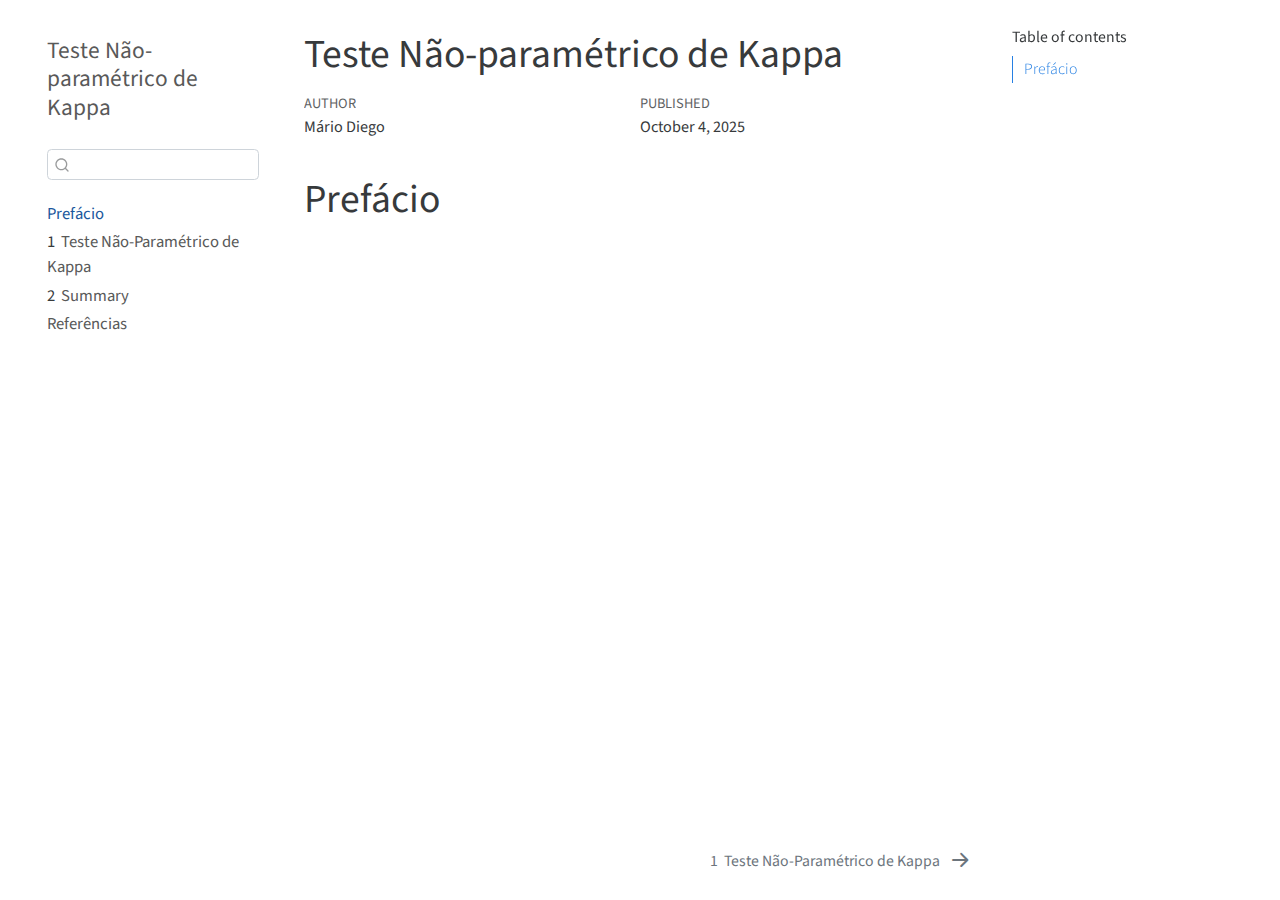
<file: _book/index.html>
<!DOCTYPE html>
<html xmlns="http://www.w3.org/1999/xhtml" lang="en" xml:lang="en"><head>

<meta charset="utf-8">
<meta name="generator" content="quarto-1.2.269">

<meta name="viewport" content="width=device-width, initial-scale=1.0, user-scalable=yes">

<meta name="author" content="Mário Diego">
<meta name="dcterms.date" content="2025-10-04">

<title>Teste Não-paramétrico de Kappa</title>
<style>
code{white-space: pre-wrap;}
span.smallcaps{font-variant: small-caps;}
div.columns{display: flex; gap: min(4vw, 1.5em);}
div.column{flex: auto; overflow-x: auto;}
div.hanging-indent{margin-left: 1.5em; text-indent: -1.5em;}
ul.task-list{list-style: none;}
ul.task-list li input[type="checkbox"] {
  width: 0.8em;
  margin: 0 0.8em 0.2em -1.6em;
  vertical-align: middle;
}
</style>


<script src="site_libs/quarto-nav/quarto-nav.js"></script>
<script src="site_libs/quarto-nav/headroom.min.js"></script>
<script src="site_libs/clipboard/clipboard.min.js"></script>
<script src="site_libs/quarto-search/autocomplete.umd.js"></script>
<script src="site_libs/quarto-search/fuse.min.js"></script>
<script src="site_libs/quarto-search/quarto-search.js"></script>
<meta name="quarto:offset" content="./">
<link href="./intro.html" rel="next">
<script src="site_libs/quarto-html/quarto.js"></script>
<script src="site_libs/quarto-html/popper.min.js"></script>
<script src="site_libs/quarto-html/tippy.umd.min.js"></script>
<script src="site_libs/quarto-html/anchor.min.js"></script>
<link href="site_libs/quarto-html/tippy.css" rel="stylesheet">
<link href="site_libs/quarto-html/quarto-syntax-highlighting.css" rel="stylesheet" id="quarto-text-highlighting-styles">
<script src="site_libs/bootstrap/bootstrap.min.js"></script>
<link href="site_libs/bootstrap/bootstrap-icons.css" rel="stylesheet">
<link href="site_libs/bootstrap/bootstrap.min.css" rel="stylesheet" id="quarto-bootstrap" data-mode="light">
<script id="quarto-search-options" type="application/json">{
  "location": "sidebar",
  "copy-button": false,
  "collapse-after": 3,
  "panel-placement": "start",
  "type": "textbox",
  "limit": 20,
  "language": {
    "search-no-results-text": "No results",
    "search-matching-documents-text": "matching documents",
    "search-copy-link-title": "Copy link to search",
    "search-hide-matches-text": "Hide additional matches",
    "search-more-match-text": "more match in this document",
    "search-more-matches-text": "more matches in this document",
    "search-clear-button-title": "Clear",
    "search-detached-cancel-button-title": "Cancel",
    "search-submit-button-title": "Submit"
  }
}</script>


</head>

<body class="nav-sidebar floating">

<div id="quarto-search-results"></div>
  <header id="quarto-header" class="headroom fixed-top">
  <nav class="quarto-secondary-nav" data-bs-toggle="collapse" data-bs-target="#quarto-sidebar" aria-controls="quarto-sidebar" aria-expanded="false" aria-label="Toggle sidebar navigation" onclick="if (window.quartoToggleHeadroom) { window.quartoToggleHeadroom(); }">
    <div class="container-fluid d-flex justify-content-between">
      <h1 class="quarto-secondary-nav-title">Teste Não-paramétrico de Kappa</h1>
      <button type="button" class="quarto-btn-toggle btn" aria-label="Show secondary navigation">
        <i class="bi bi-chevron-right"></i>
      </button>
    </div>
  </nav>
</header>
<!-- content -->
<div id="quarto-content" class="quarto-container page-columns page-rows-contents page-layout-article">
<!-- sidebar -->
  <nav id="quarto-sidebar" class="sidebar collapse sidebar-navigation floating overflow-auto">
    <div class="pt-lg-2 mt-2 text-left sidebar-header">
    <div class="sidebar-title mb-0 py-0">
      <a href="./">Teste Não-paramétrico de Kappa</a> 
    </div>
      </div>
      <div class="mt-2 flex-shrink-0 align-items-center">
        <div class="sidebar-search">
        <div id="quarto-search" class="" title="Search"></div>
        </div>
      </div>
    <div class="sidebar-menu-container"> 
    <ul class="list-unstyled mt-1">
        <li class="sidebar-item">
  <div class="sidebar-item-container"> 
  <a href="./index.html" class="sidebar-item-text sidebar-link active">Prefácio</a>
  </div>
</li>
        <li class="sidebar-item">
  <div class="sidebar-item-container"> 
  <a href="./intro.html" class="sidebar-item-text sidebar-link"><span class="chapter-number">1</span>&nbsp; <span class="chapter-title">Teste Não-Paramétrico de Kappa</span></a>
  </div>
</li>
        <li class="sidebar-item">
  <div class="sidebar-item-container"> 
  <a href="./summary.html" class="sidebar-item-text sidebar-link"><span class="chapter-number">2</span>&nbsp; <span class="chapter-title">Summary</span></a>
  </div>
</li>
        <li class="sidebar-item">
  <div class="sidebar-item-container"> 
  <a href="./references.html" class="sidebar-item-text sidebar-link">Referências</a>
  </div>
</li>
    </ul>
    </div>
</nav>
<!-- margin-sidebar -->
    <div id="quarto-margin-sidebar" class="sidebar margin-sidebar">
        <nav id="TOC" role="doc-toc" class="toc-active">
    <h2 id="toc-title">Table of contents</h2>
   
  <ul>
  <li><a href="#prefácio" id="toc-prefácio" class="nav-link active" data-scroll-target="#prefácio">Prefácio</a></li>
  </ul>
</nav>
    </div>
<!-- main -->
<main class="content" id="quarto-document-content">

<header id="title-block-header" class="quarto-title-block default">
<div class="quarto-title">
<h1 class="title d-none d-lg-block">Teste Não-paramétrico de Kappa</h1>
</div>



<div class="quarto-title-meta">

    <div>
    <div class="quarto-title-meta-heading">Author</div>
    <div class="quarto-title-meta-contents">
             <p>Mário Diego </p>
          </div>
  </div>
    
    <div>
    <div class="quarto-title-meta-heading">Published</div>
    <div class="quarto-title-meta-contents">
      <p class="date">October 4, 2025</p>
    </div>
  </div>
  
    
  </div>
  

</header>

<section id="prefácio" class="level1 unnumbered">
<h1 class="unnumbered">Prefácio</h1>


</section>

</main> <!-- /main -->
<script id="quarto-html-after-body" type="application/javascript">
window.document.addEventListener("DOMContentLoaded", function (event) {
  const toggleBodyColorMode = (bsSheetEl) => {
    const mode = bsSheetEl.getAttribute("data-mode");
    const bodyEl = window.document.querySelector("body");
    if (mode === "dark") {
      bodyEl.classList.add("quarto-dark");
      bodyEl.classList.remove("quarto-light");
    } else {
      bodyEl.classList.add("quarto-light");
      bodyEl.classList.remove("quarto-dark");
    }
  }
  const toggleBodyColorPrimary = () => {
    const bsSheetEl = window.document.querySelector("link#quarto-bootstrap");
    if (bsSheetEl) {
      toggleBodyColorMode(bsSheetEl);
    }
  }
  toggleBodyColorPrimary();  
  const icon = "";
  const anchorJS = new window.AnchorJS();
  anchorJS.options = {
    placement: 'right',
    icon: icon
  };
  anchorJS.add('.anchored');
  const clipboard = new window.ClipboardJS('.code-copy-button', {
    target: function(trigger) {
      return trigger.previousElementSibling;
    }
  });
  clipboard.on('success', function(e) {
    // button target
    const button = e.trigger;
    // don't keep focus
    button.blur();
    // flash "checked"
    button.classList.add('code-copy-button-checked');
    var currentTitle = button.getAttribute("title");
    button.setAttribute("title", "Copied!");
    let tooltip;
    if (window.bootstrap) {
      button.setAttribute("data-bs-toggle", "tooltip");
      button.setAttribute("data-bs-placement", "left");
      button.setAttribute("data-bs-title", "Copied!");
      tooltip = new bootstrap.Tooltip(button, 
        { trigger: "manual", 
          customClass: "code-copy-button-tooltip",
          offset: [0, -8]});
      tooltip.show();    
    }
    setTimeout(function() {
      if (tooltip) {
        tooltip.hide();
        button.removeAttribute("data-bs-title");
        button.removeAttribute("data-bs-toggle");
        button.removeAttribute("data-bs-placement");
      }
      button.setAttribute("title", currentTitle);
      button.classList.remove('code-copy-button-checked');
    }, 1000);
    // clear code selection
    e.clearSelection();
  });
  function tippyHover(el, contentFn) {
    const config = {
      allowHTML: true,
      content: contentFn,
      maxWidth: 500,
      delay: 100,
      arrow: false,
      appendTo: function(el) {
          return el.parentElement;
      },
      interactive: true,
      interactiveBorder: 10,
      theme: 'quarto',
      placement: 'bottom-start'
    };
    window.tippy(el, config); 
  }
  const noterefs = window.document.querySelectorAll('a[role="doc-noteref"]');
  for (var i=0; i<noterefs.length; i++) {
    const ref = noterefs[i];
    tippyHover(ref, function() {
      // use id or data attribute instead here
      let href = ref.getAttribute('data-footnote-href') || ref.getAttribute('href');
      try { href = new URL(href).hash; } catch {}
      const id = href.replace(/^#\/?/, "");
      const note = window.document.getElementById(id);
      return note.innerHTML;
    });
  }
  const findCites = (el) => {
    const parentEl = el.parentElement;
    if (parentEl) {
      const cites = parentEl.dataset.cites;
      if (cites) {
        return {
          el,
          cites: cites.split(' ')
        };
      } else {
        return findCites(el.parentElement)
      }
    } else {
      return undefined;
    }
  };
  var bibliorefs = window.document.querySelectorAll('a[role="doc-biblioref"]');
  for (var i=0; i<bibliorefs.length; i++) {
    const ref = bibliorefs[i];
    const citeInfo = findCites(ref);
    if (citeInfo) {
      tippyHover(citeInfo.el, function() {
        var popup = window.document.createElement('div');
        citeInfo.cites.forEach(function(cite) {
          var citeDiv = window.document.createElement('div');
          citeDiv.classList.add('hanging-indent');
          citeDiv.classList.add('csl-entry');
          var biblioDiv = window.document.getElementById('ref-' + cite);
          if (biblioDiv) {
            citeDiv.innerHTML = biblioDiv.innerHTML;
          }
          popup.appendChild(citeDiv);
        });
        return popup.innerHTML;
      });
    }
  }
});
</script>
<nav class="page-navigation">
  <div class="nav-page nav-page-previous">
  </div>
  <div class="nav-page nav-page-next">
      <a href="./intro.html" class="pagination-link">
        <span class="nav-page-text"><span class="chapter-number">1</span>&nbsp; <span class="chapter-title">Teste Não-Paramétrico de Kappa</span></span> <i class="bi bi-arrow-right-short"></i>
      </a>
  </div>
</nav>
</div> <!-- /content -->



</body></html>
</file>
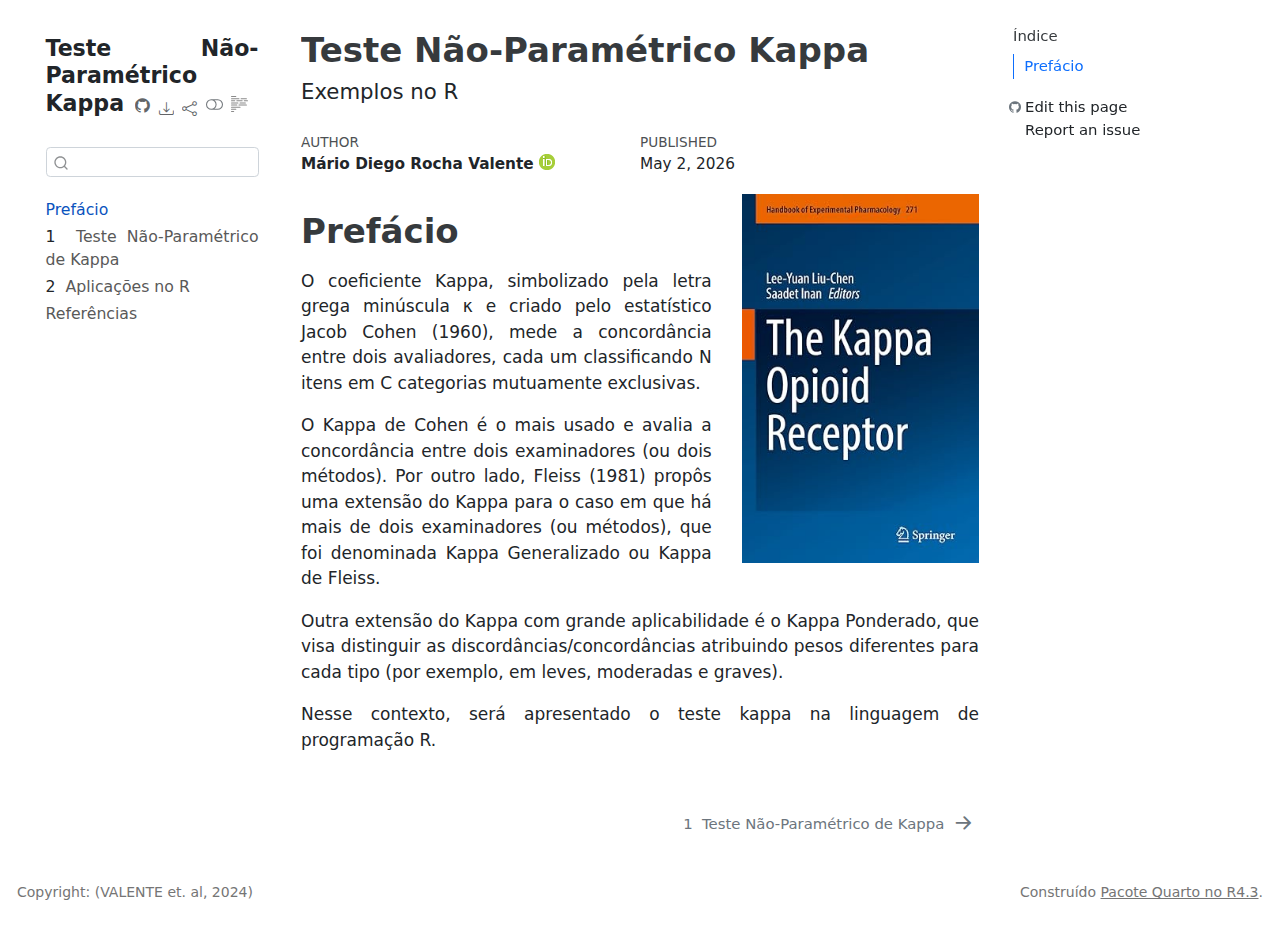
<file: docs/index.html>
<!DOCTYPE html>
<html xmlns="http://www.w3.org/1999/xhtml" lang="en" xml:lang="en"><head>

<meta charset="utf-8">
<meta name="generator" content="quarto-1.3.450">

<meta name="viewport" content="width=device-width, initial-scale=1.0, user-scalable=yes">

<meta name="author" content="Mário Diego Rocha Valente">
<meta name="dcterms.date" content="2026-05-02">

<title>Teste Não-Paramétrico Kappa</title>
<style>
code{white-space: pre-wrap;}
span.smallcaps{font-variant: small-caps;}
div.columns{display: flex; gap: min(4vw, 1.5em);}
div.column{flex: auto; overflow-x: auto;}
div.hanging-indent{margin-left: 1.5em; text-indent: -1.5em;}
ul.task-list{list-style: none;}
ul.task-list li input[type="checkbox"] {
  width: 0.8em;
  margin: 0 0.8em 0.2em -1em; /* quarto-specific, see https://github.com/quarto-dev/quarto-cli/issues/4556 */ 
  vertical-align: middle;
}
</style>


<script src="site_libs/quarto-nav/quarto-nav.js"></script>
<script src="site_libs/quarto-nav/headroom.min.js"></script>
<script src="site_libs/clipboard/clipboard.min.js"></script>
<script src="site_libs/quarto-search/autocomplete.umd.js"></script>
<script src="site_libs/quarto-search/fuse.min.js"></script>
<script src="site_libs/quarto-search/quarto-search.js"></script>
<meta name="quarto:offset" content="./">
<link href="./intro.html" rel="next">
<link href="./kappa1.jpg" rel="icon" type="image/jpeg">
<script src="site_libs/quarto-html/quarto.js"></script>
<script src="site_libs/quarto-html/popper.min.js"></script>
<script src="site_libs/quarto-html/tippy.umd.min.js"></script>
<script src="site_libs/quarto-html/anchor.min.js"></script>
<link href="site_libs/quarto-html/tippy.css" rel="stylesheet">
<link href="site_libs/quarto-html/quarto-syntax-highlighting.css" rel="stylesheet" class="quarto-color-scheme" id="quarto-text-highlighting-styles">
<link href="site_libs/quarto-html/quarto-syntax-highlighting-dark.css" rel="prefetch" class="quarto-color-scheme quarto-color-alternate" id="quarto-text-highlighting-styles">
<script src="site_libs/bootstrap/bootstrap.min.js"></script>
<link href="site_libs/bootstrap/bootstrap-icons.css" rel="stylesheet">
<link href="site_libs/bootstrap/bootstrap.min.css" rel="stylesheet" class="quarto-color-scheme" id="quarto-bootstrap" data-mode="light">
<link href="site_libs/bootstrap/bootstrap-dark.min.css" rel="prefetch" class="quarto-color-scheme quarto-color-alternate" id="quarto-bootstrap" data-mode="dark">
<script id="quarto-search-options" type="application/json">{
  "location": "sidebar",
  "copy-button": false,
  "collapse-after": 3,
  "panel-placement": "start",
  "type": "textbox",
  "limit": 20,
  "language": {
    "search-no-results-text": "No results",
    "search-matching-documents-text": "matching documents",
    "search-copy-link-title": "Copy link to search",
    "search-hide-matches-text": "Hide additional matches",
    "search-more-match-text": "more match in this document",
    "search-more-matches-text": "more matches in this document",
    "search-clear-button-title": "Clear",
    "search-detached-cancel-button-title": "Cancel",
    "search-submit-button-title": "Submit",
    "search-label": "Search"
  }
}</script>
<script async="" src="https://hypothes.is/embed.js"></script>


</head>

<body class="nav-sidebar floating">

<div id="quarto-search-results"></div>
  <header id="quarto-header" class="headroom fixed-top">
  <nav class="quarto-secondary-nav">
    <div class="container-fluid d-flex">
      <button type="button" class="quarto-btn-toggle btn" data-bs-toggle="collapse" data-bs-target="#quarto-sidebar,#quarto-sidebar-glass" aria-controls="quarto-sidebar" aria-expanded="false" aria-label="Toggle sidebar navigation" onclick="if (window.quartoToggleHeadroom) { window.quartoToggleHeadroom(); }">
        <i class="bi bi-layout-text-sidebar-reverse"></i>
      </button>
      <nav class="quarto-page-breadcrumbs" aria-label="breadcrumb"><ol class="breadcrumb"><li class="breadcrumb-item"><a href="./index.html">Prefácio</a></li></ol></nav>
      <a class="flex-grow-1" role="button" data-bs-toggle="collapse" data-bs-target="#quarto-sidebar,#quarto-sidebar-glass" aria-controls="quarto-sidebar" aria-expanded="false" aria-label="Toggle sidebar navigation" onclick="if (window.quartoToggleHeadroom) { window.quartoToggleHeadroom(); }">      
      </a>
      <button type="button" class="btn quarto-search-button" aria-label="" onclick="window.quartoOpenSearch();">
        <i class="bi bi-search"></i>
      </button>
    </div>
  </nav>
</header>
<!-- content -->
<div id="quarto-content" class="quarto-container page-columns page-rows-contents page-layout-article">
<!-- sidebar -->
  <nav id="quarto-sidebar" class="sidebar collapse collapse-horizontal sidebar-navigation floating overflow-auto">
    <div class="pt-lg-2 mt-2 text-left sidebar-header">
    <div class="sidebar-title mb-0 py-0">
      <a href="./"><strong>Teste Não-Paramétrico Kappa</strong></a> 
        <div class="sidebar-tools-main tools-wide">
    <a href="https://github.com/MarioDhiego/Estatistica_Municipal_Fapespa_Belem" rel="" title="Source Code" class="quarto-navigation-tool px-1" aria-label="Source Code"><i class="bi bi-github"></i></a>
    <div class="dropdown">
      <a href="" title="Download" id="quarto-navigation-tool-dropdown-0" class="quarto-navigation-tool dropdown-toggle px-1" data-bs-toggle="dropdown" aria-expanded="false" aria-label="Download"><i class="bi bi-download"></i></a>
      <ul class="dropdown-menu" aria-labelledby="quarto-navigation-tool-dropdown-0">
          <li>
            <a class="dropdown-item sidebar-tools-main-item" href="./--Teste-Não-Paramétrico-Kappa--.pdf">
              <i class="bi bi-bi-file-pdf pe-1"></i>
            Download PDF
            </a>
          </li>
          <li>
            <a class="dropdown-item sidebar-tools-main-item" href="./--Teste-Não-Paramétrico-Kappa--.docx">
              <i class="bi bi-bi-file-word pe-1"></i>
            Download Docx
            </a>
          </li>
      </ul>
    </div>
    <div class="dropdown">
      <a href="" title="Share" id="quarto-navigation-tool-dropdown-1" class="quarto-navigation-tool dropdown-toggle px-1" data-bs-toggle="dropdown" aria-expanded="false" aria-label="Share"><i class="bi bi-share"></i></a>
      <ul class="dropdown-menu" aria-labelledby="quarto-navigation-tool-dropdown-1">
          <li>
            <a class="dropdown-item sidebar-tools-main-item" href="https://twitter.com/intent/tweet?url=|url|">
              <i class="bi bi-bi-twitter pe-1"></i>
            Twitter
            </a>
          </li>
          <li>
            <a class="dropdown-item sidebar-tools-main-item" href="https://www.facebook.com/sharer/sharer.php?u=|url|">
              <i class="bi bi-bi-facebook pe-1"></i>
            Facebook
            </a>
          </li>
      </ul>
    </div>
  <a href="" class="quarto-color-scheme-toggle quarto-navigation-tool  px-1" onclick="window.quartoToggleColorScheme(); return false;" title="Toggle dark mode"><i class="bi"></i></a>
  <a href="" class="quarto-reader-toggle quarto-navigation-tool px-1" onclick="window.quartoToggleReader(); return false;" title="Toggle reader mode">
  <div class="quarto-reader-toggle-btn">
  <i class="bi"></i>
  </div>
</a>
</div>
    </div>
      </div>
        <div class="mt-2 flex-shrink-0 align-items-center">
        <div class="sidebar-search">
        <div id="quarto-search" class="" title="Search"></div>
        </div>
        </div>
    <div class="sidebar-menu-container"> 
    <ul class="list-unstyled mt-1">
        <li class="sidebar-item">
  <div class="sidebar-item-container"> 
  <a href="./index.html" class="sidebar-item-text sidebar-link active">
 <span class="menu-text">Prefácio</span></a>
  </div>
</li>
        <li class="sidebar-item">
  <div class="sidebar-item-container"> 
  <a href="./intro.html" class="sidebar-item-text sidebar-link">
 <span class="menu-text"><span class="chapter-number">1</span>&nbsp; <span class="chapter-title">Teste Não-Paramétrico de Kappa</span></span></a>
  </div>
</li>
        <li class="sidebar-item">
  <div class="sidebar-item-container"> 
  <a href="./summary.html" class="sidebar-item-text sidebar-link">
 <span class="menu-text"><span class="chapter-number">2</span>&nbsp; <span class="chapter-title">Aplicações no R</span></span></a>
  </div>
</li>
        <li class="sidebar-item">
  <div class="sidebar-item-container"> 
  <a href="./references.html" class="sidebar-item-text sidebar-link">
 <span class="menu-text">Referências</span></a>
  </div>
</li>
    </ul>
    </div>
</nav>
<div id="quarto-sidebar-glass" data-bs-toggle="collapse" data-bs-target="#quarto-sidebar,#quarto-sidebar-glass"></div>
<!-- margin-sidebar -->
    <div id="quarto-margin-sidebar" class="sidebar margin-sidebar">
        <nav id="TOC" role="doc-toc" class="toc-active">
    <h2 id="toc-title">Índice</h2>
   
  <ul>
  <li><a href="#prefácio" id="toc-prefácio" class="nav-link active" data-scroll-target="#prefácio">Prefácio</a></li>
  </ul>
<div class="toc-actions"><div><i class="bi bi-github"></i></div><div class="action-links"><p><a href="https://github.com/MarioDhiego/Estatistica_Municipal_Fapespa_Belem/edit/main/index.qmd" class="toc-action">Edit this page</a></p><p><a href="https://github.com/MarioDhiego/Estatistica_Municipal_Fapespa_Belem/issues/new" class="toc-action">Report an issue</a></p></div></div></nav>
    </div>
<!-- main -->
<main class="content" id="quarto-document-content">

<header id="title-block-header" class="quarto-title-block default">
<div class="quarto-title">
<h1 class="title"><strong>Teste Não-Paramétrico Kappa</strong></h1>
<p class="subtitle lead"><strong>Exemplos no R</strong></p>
</div>



<div class="quarto-title-meta">

    <div>
    <div class="quarto-title-meta-heading">Author</div>
    <div class="quarto-title-meta-contents">
             <p><strong>Mário Diego Rocha Valente</strong> <a href="https://orcid.org/0000-0001-7262-3336" class="quarto-title-author-orcid"> <img src="[data-uri]"></a></p>
          </div>
  </div>
    
    <div>
    <div class="quarto-title-meta-heading">Published</div>
    <div class="quarto-title-meta-contents">
      <p class="date">May 2, 2026</p>
    </div>
  </div>
  
    
  </div>
  

</header>

<p><img src="kappa1.jpg" title="**Teste Não-Paramétrico Kappa**" class="quarto-cover-image img-fluid"></p>
<style>
  body{text-align: justify}
</style>
<section id="prefácio" class="level1 unnumbered">
<h1 class="unnumbered">Prefácio</h1>
<p>O coeficiente Kappa, simbolizado pela letra grega minúscula κ e criado pelo estatístico Jacob Cohen (1960), mede a concordância entre dois avaliadores, cada um classificando N itens em C categorias mutuamente exclusivas.</p>
<p>O Kappa de Cohen é o mais usado e avalia a concordância entre dois examinadores (ou dois métodos). Por outro lado, Fleiss (1981) propôs uma extensão do Kappa para o caso em que há mais de dois examinadores (ou métodos), que foi denominada Kappa Generalizado ou Kappa de Fleiss.</p>
<p>Outra extensão do Kappa com grande aplicabilidade é o Kappa Ponderado, que visa distinguir as discordâncias/concordâncias atribuindo pesos diferentes para cada tipo (por exemplo, em leves, moderadas e graves).</p>
<p>Nesse contexto, será apresentado o teste kappa na linguagem de programação R.</p>


</section>

</main> <!-- /main -->
<script id="quarto-html-after-body" type="application/javascript">
window.document.addEventListener("DOMContentLoaded", function (event) {
  const toggleBodyColorMode = (bsSheetEl) => {
    const mode = bsSheetEl.getAttribute("data-mode");
    const bodyEl = window.document.querySelector("body");
    if (mode === "dark") {
      bodyEl.classList.add("quarto-dark");
      bodyEl.classList.remove("quarto-light");
    } else {
      bodyEl.classList.add("quarto-light");
      bodyEl.classList.remove("quarto-dark");
    }
  }
  const toggleBodyColorPrimary = () => {
    const bsSheetEl = window.document.querySelector("link#quarto-bootstrap");
    if (bsSheetEl) {
      toggleBodyColorMode(bsSheetEl);
    }
  }
  toggleBodyColorPrimary();  
  const disableStylesheet = (stylesheets) => {
    for (let i=0; i < stylesheets.length; i++) {
      const stylesheet = stylesheets[i];
      stylesheet.rel = 'prefetch';
    }
  }
  const enableStylesheet = (stylesheets) => {
    for (let i=0; i < stylesheets.length; i++) {
      const stylesheet = stylesheets[i];
      stylesheet.rel = 'stylesheet';
    }
  }
  const manageTransitions = (selector, allowTransitions) => {
    const els = window.document.querySelectorAll(selector);
    for (let i=0; i < els.length; i++) {
      const el = els[i];
      if (allowTransitions) {
        el.classList.remove('notransition');
      } else {
        el.classList.add('notransition');
      }
    }
  }
  const toggleColorMode = (alternate) => {
    // Switch the stylesheets
    const alternateStylesheets = window.document.querySelectorAll('link.quarto-color-scheme.quarto-color-alternate');
    manageTransitions('#quarto-margin-sidebar .nav-link', false);
    if (alternate) {
      enableStylesheet(alternateStylesheets);
      for (const sheetNode of alternateStylesheets) {
        if (sheetNode.id === "quarto-bootstrap") {
          toggleBodyColorMode(sheetNode);
        }
      }
    } else {
      disableStylesheet(alternateStylesheets);
      toggleBodyColorPrimary();
    }
    manageTransitions('#quarto-margin-sidebar .nav-link', true);
    // Switch the toggles
    const toggles = window.document.querySelectorAll('.quarto-color-scheme-toggle');
    for (let i=0; i < toggles.length; i++) {
      const toggle = toggles[i];
      if (toggle) {
        if (alternate) {
          toggle.classList.add("alternate");     
        } else {
          toggle.classList.remove("alternate");
        }
      }
    }
    // Hack to workaround the fact that safari doesn't
    // properly recolor the scrollbar when toggling (#1455)
    if (navigator.userAgent.indexOf('Safari') > 0 && navigator.userAgent.indexOf('Chrome') == -1) {
      manageTransitions("body", false);
      window.scrollTo(0, 1);
      setTimeout(() => {
        window.scrollTo(0, 0);
        manageTransitions("body", true);
      }, 40);  
    }
  }
  const isFileUrl = () => { 
    return window.location.protocol === 'file:';
  }
  const hasAlternateSentinel = () => {  
    let styleSentinel = getColorSchemeSentinel();
    if (styleSentinel !== null) {
      return styleSentinel === "alternate";
    } else {
      return false;
    }
  }
  const setStyleSentinel = (alternate) => {
    const value = alternate ? "alternate" : "default";
    if (!isFileUrl()) {
      window.localStorage.setItem("quarto-color-scheme", value);
    } else {
      localAlternateSentinel = value;
    }
  }
  const getColorSchemeSentinel = () => {
    if (!isFileUrl()) {
      const storageValue = window.localStorage.getItem("quarto-color-scheme");
      return storageValue != null ? storageValue : localAlternateSentinel;
    } else {
      return localAlternateSentinel;
    }
  }
  let localAlternateSentinel = 'default';
  // Dark / light mode switch
  window.quartoToggleColorScheme = () => {
    // Read the current dark / light value 
    let toAlternate = !hasAlternateSentinel();
    toggleColorMode(toAlternate);
    setStyleSentinel(toAlternate);
  };
  // Ensure there is a toggle, if there isn't float one in the top right
  if (window.document.querySelector('.quarto-color-scheme-toggle') === null) {
    const a = window.document.createElement('a');
    a.classList.add('top-right');
    a.classList.add('quarto-color-scheme-toggle');
    a.href = "";
    a.onclick = function() { try { window.quartoToggleColorScheme(); } catch {} return false; };
    const i = window.document.createElement("i");
    i.classList.add('bi');
    a.appendChild(i);
    window.document.body.appendChild(a);
  }
  // Switch to dark mode if need be
  if (hasAlternateSentinel()) {
    toggleColorMode(true);
  } else {
    toggleColorMode(false);
  }
  const icon = "";
  const anchorJS = new window.AnchorJS();
  anchorJS.options = {
    placement: 'right',
    icon: icon
  };
  anchorJS.add('.anchored');
  const isCodeAnnotation = (el) => {
    for (const clz of el.classList) {
      if (clz.startsWith('code-annotation-')) {                     
        return true;
      }
    }
    return false;
  }
  const clipboard = new window.ClipboardJS('.code-copy-button', {
    text: function(trigger) {
      const codeEl = trigger.previousElementSibling.cloneNode(true);
      for (const childEl of codeEl.children) {
        if (isCodeAnnotation(childEl)) {
          childEl.remove();
        }
      }
      return codeEl.innerText;
    }
  });
  clipboard.on('success', function(e) {
    // button target
    const button = e.trigger;
    // don't keep focus
    button.blur();
    // flash "checked"
    button.classList.add('code-copy-button-checked');
    var currentTitle = button.getAttribute("title");
    button.setAttribute("title", "Copied!");
    let tooltip;
    if (window.bootstrap) {
      button.setAttribute("data-bs-toggle", "tooltip");
      button.setAttribute("data-bs-placement", "left");
      button.setAttribute("data-bs-title", "Copied!");
      tooltip = new bootstrap.Tooltip(button, 
        { trigger: "manual", 
          customClass: "code-copy-button-tooltip",
          offset: [0, -8]});
      tooltip.show();    
    }
    setTimeout(function() {
      if (tooltip) {
        tooltip.hide();
        button.removeAttribute("data-bs-title");
        button.removeAttribute("data-bs-toggle");
        button.removeAttribute("data-bs-placement");
      }
      button.setAttribute("title", currentTitle);
      button.classList.remove('code-copy-button-checked');
    }, 1000);
    // clear code selection
    e.clearSelection();
  });
  function tippyHover(el, contentFn) {
    const config = {
      allowHTML: true,
      content: contentFn,
      maxWidth: 500,
      delay: 100,
      arrow: false,
      appendTo: function(el) {
          return el.parentElement;
      },
      interactive: true,
      interactiveBorder: 10,
      theme: 'quarto',
      placement: 'bottom-start'
    };
    window.tippy(el, config); 
  }
  const noterefs = window.document.querySelectorAll('a[role="doc-noteref"]');
  for (var i=0; i<noterefs.length; i++) {
    const ref = noterefs[i];
    tippyHover(ref, function() {
      // use id or data attribute instead here
      let href = ref.getAttribute('data-footnote-href') || ref.getAttribute('href');
      try { href = new URL(href).hash; } catch {}
      const id = href.replace(/^#\/?/, "");
      const note = window.document.getElementById(id);
      return note.innerHTML;
    });
  }
      let selectedAnnoteEl;
      const selectorForAnnotation = ( cell, annotation) => {
        let cellAttr = 'data-code-cell="' + cell + '"';
        let lineAttr = 'data-code-annotation="' +  annotation + '"';
        const selector = 'span[' + cellAttr + '][' + lineAttr + ']';
        return selector;
      }
      const selectCodeLines = (annoteEl) => {
        const doc = window.document;
        const targetCell = annoteEl.getAttribute("data-target-cell");
        const targetAnnotation = annoteEl.getAttribute("data-target-annotation");
        const annoteSpan = window.document.querySelector(selectorForAnnotation(targetCell, targetAnnotation));
        const lines = annoteSpan.getAttribute("data-code-lines").split(",");
        const lineIds = lines.map((line) => {
          return targetCell + "-" + line;
        })
        let top = null;
        let height = null;
        let parent = null;
        if (lineIds.length > 0) {
            //compute the position of the single el (top and bottom and make a div)
            const el = window.document.getElementById(lineIds[0]);
            top = el.offsetTop;
            height = el.offsetHeight;
            parent = el.parentElement.parentElement;
          if (lineIds.length > 1) {
            const lastEl = window.document.getElementById(lineIds[lineIds.length - 1]);
            const bottom = lastEl.offsetTop + lastEl.offsetHeight;
            height = bottom - top;
          }
          if (top !== null && height !== null && parent !== null) {
            // cook up a div (if necessary) and position it 
            let div = window.document.getElementById("code-annotation-line-highlight");
            if (div === null) {
              div = window.document.createElement("div");
              div.setAttribute("id", "code-annotation-line-highlight");
              div.style.position = 'absolute';
              parent.appendChild(div);
            }
            div.style.top = top - 2 + "px";
            div.style.height = height + 4 + "px";
            let gutterDiv = window.document.getElementById("code-annotation-line-highlight-gutter");
            if (gutterDiv === null) {
              gutterDiv = window.document.createElement("div");
              gutterDiv.setAttribute("id", "code-annotation-line-highlight-gutter");
              gutterDiv.style.position = 'absolute';
              const codeCell = window.document.getElementById(targetCell);
              const gutter = codeCell.querySelector('.code-annotation-gutter');
              gutter.appendChild(gutterDiv);
            }
            gutterDiv.style.top = top - 2 + "px";
            gutterDiv.style.height = height + 4 + "px";
          }
          selectedAnnoteEl = annoteEl;
        }
      };
      const unselectCodeLines = () => {
        const elementsIds = ["code-annotation-line-highlight", "code-annotation-line-highlight-gutter"];
        elementsIds.forEach((elId) => {
          const div = window.document.getElementById(elId);
          if (div) {
            div.remove();
          }
        });
        selectedAnnoteEl = undefined;
      };
      // Attach click handler to the DT
      const annoteDls = window.document.querySelectorAll('dt[data-target-cell]');
      for (const annoteDlNode of annoteDls) {
        annoteDlNode.addEventListener('click', (event) => {
          const clickedEl = event.target;
          if (clickedEl !== selectedAnnoteEl) {
            unselectCodeLines();
            const activeEl = window.document.querySelector('dt[data-target-cell].code-annotation-active');
            if (activeEl) {
              activeEl.classList.remove('code-annotation-active');
            }
            selectCodeLines(clickedEl);
            clickedEl.classList.add('code-annotation-active');
          } else {
            // Unselect the line
            unselectCodeLines();
            clickedEl.classList.remove('code-annotation-active');
          }
        });
      }
  const findCites = (el) => {
    const parentEl = el.parentElement;
    if (parentEl) {
      const cites = parentEl.dataset.cites;
      if (cites) {
        return {
          el,
          cites: cites.split(' ')
        };
      } else {
        return findCites(el.parentElement)
      }
    } else {
      return undefined;
    }
  };
  var bibliorefs = window.document.querySelectorAll('a[role="doc-biblioref"]');
  for (var i=0; i<bibliorefs.length; i++) {
    const ref = bibliorefs[i];
    const citeInfo = findCites(ref);
    if (citeInfo) {
      tippyHover(citeInfo.el, function() {
        var popup = window.document.createElement('div');
        citeInfo.cites.forEach(function(cite) {
          var citeDiv = window.document.createElement('div');
          citeDiv.classList.add('hanging-indent');
          citeDiv.classList.add('csl-entry');
          var biblioDiv = window.document.getElementById('ref-' + cite);
          if (biblioDiv) {
            citeDiv.innerHTML = biblioDiv.innerHTML;
          }
          popup.appendChild(citeDiv);
        });
        return popup.innerHTML;
      });
    }
  }
});
</script>
<nav class="page-navigation">
  <div class="nav-page nav-page-previous">
  </div>
  <div class="nav-page nav-page-next">
      <a href="./intro.html" class="pagination-link">
        <span class="nav-page-text"><span class="chapter-number">1</span>&nbsp; <span class="chapter-title">Teste Não-Paramétrico de Kappa</span></span> <i class="bi bi-arrow-right-short"></i>
      </a>
  </div>
</nav>
</div> <!-- /content -->
<footer class="footer">
  <div class="nav-footer">
    <div class="nav-footer-left">Copyright: (VALENTE et. al, 2024)</div>   
    <div class="nav-footer-center">
      &nbsp;
    </div>
    <div class="nav-footer-right">Construído <a href="https://quarto.org/">Pacote Quarto no R4.3</a>.</div>
  </div>
</footer>



</body></html>
</file>
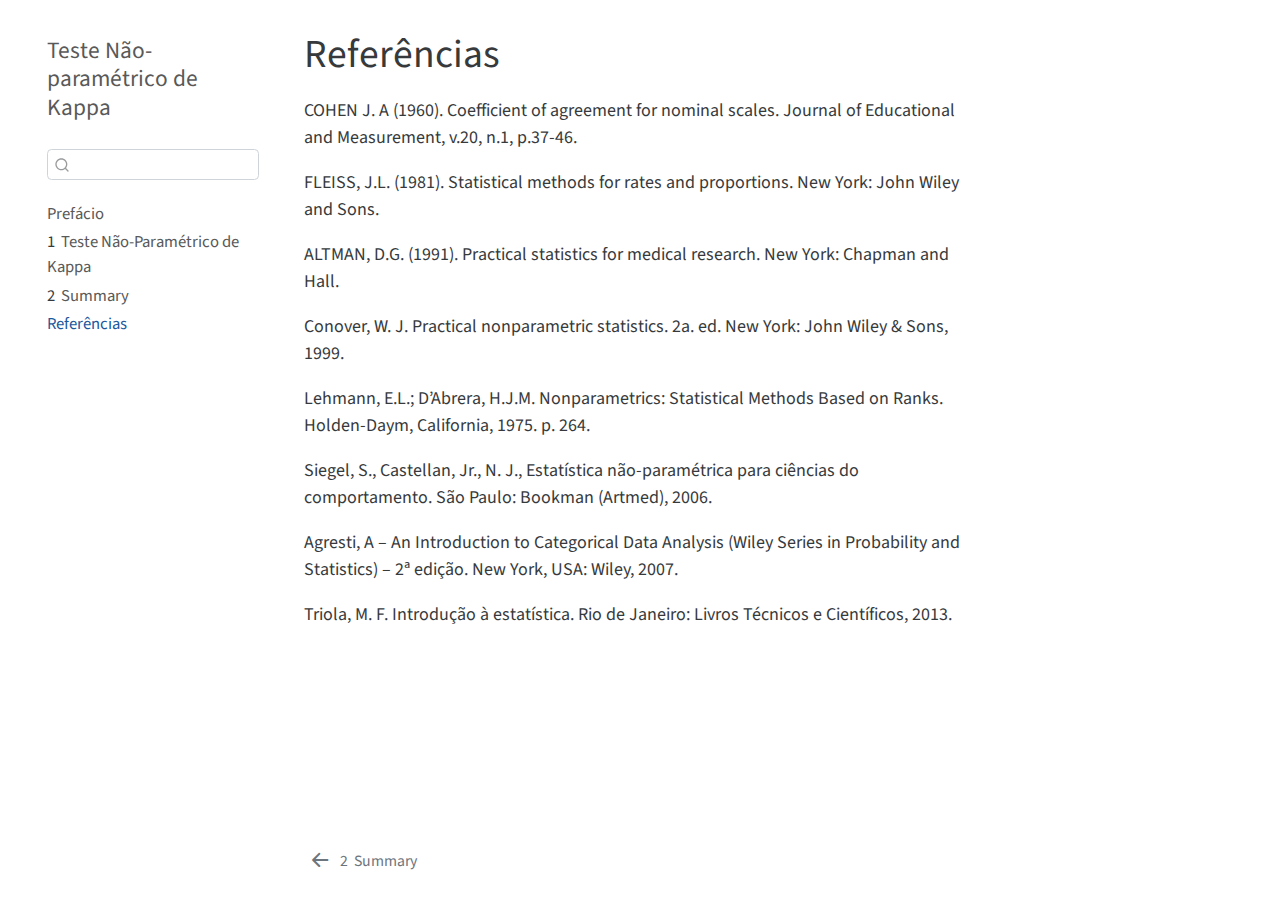
<file: _book/references.html>
<!DOCTYPE html>
<html xmlns="http://www.w3.org/1999/xhtml" lang="en" xml:lang="en"><head>

<meta charset="utf-8">
<meta name="generator" content="quarto-1.2.269">

<meta name="viewport" content="width=device-width, initial-scale=1.0, user-scalable=yes">


<title>Teste Não-paramétrico de Kappa - Referências</title>
<style>
code{white-space: pre-wrap;}
span.smallcaps{font-variant: small-caps;}
div.columns{display: flex; gap: min(4vw, 1.5em);}
div.column{flex: auto; overflow-x: auto;}
div.hanging-indent{margin-left: 1.5em; text-indent: -1.5em;}
ul.task-list{list-style: none;}
ul.task-list li input[type="checkbox"] {
  width: 0.8em;
  margin: 0 0.8em 0.2em -1.6em;
  vertical-align: middle;
}
</style>


<script src="site_libs/quarto-nav/quarto-nav.js"></script>
<script src="site_libs/quarto-nav/headroom.min.js"></script>
<script src="site_libs/clipboard/clipboard.min.js"></script>
<script src="site_libs/quarto-search/autocomplete.umd.js"></script>
<script src="site_libs/quarto-search/fuse.min.js"></script>
<script src="site_libs/quarto-search/quarto-search.js"></script>
<meta name="quarto:offset" content="./">
<link href="./summary.html" rel="prev">
<script src="site_libs/quarto-html/quarto.js"></script>
<script src="site_libs/quarto-html/popper.min.js"></script>
<script src="site_libs/quarto-html/tippy.umd.min.js"></script>
<script src="site_libs/quarto-html/anchor.min.js"></script>
<link href="site_libs/quarto-html/tippy.css" rel="stylesheet">
<link href="site_libs/quarto-html/quarto-syntax-highlighting.css" rel="stylesheet" id="quarto-text-highlighting-styles">
<script src="site_libs/bootstrap/bootstrap.min.js"></script>
<link href="site_libs/bootstrap/bootstrap-icons.css" rel="stylesheet">
<link href="site_libs/bootstrap/bootstrap.min.css" rel="stylesheet" id="quarto-bootstrap" data-mode="light">
<script id="quarto-search-options" type="application/json">{
  "location": "sidebar",
  "copy-button": false,
  "collapse-after": 3,
  "panel-placement": "start",
  "type": "textbox",
  "limit": 20,
  "language": {
    "search-no-results-text": "No results",
    "search-matching-documents-text": "matching documents",
    "search-copy-link-title": "Copy link to search",
    "search-hide-matches-text": "Hide additional matches",
    "search-more-match-text": "more match in this document",
    "search-more-matches-text": "more matches in this document",
    "search-clear-button-title": "Clear",
    "search-detached-cancel-button-title": "Cancel",
    "search-submit-button-title": "Submit"
  }
}</script>


</head>

<body class="nav-sidebar floating">

<div id="quarto-search-results"></div>
  <header id="quarto-header" class="headroom fixed-top">
  <nav class="quarto-secondary-nav" data-bs-toggle="collapse" data-bs-target="#quarto-sidebar" aria-controls="quarto-sidebar" aria-expanded="false" aria-label="Toggle sidebar navigation" onclick="if (window.quartoToggleHeadroom) { window.quartoToggleHeadroom(); }">
    <div class="container-fluid d-flex justify-content-between">
      <h1 class="quarto-secondary-nav-title">Referências</h1>
      <button type="button" class="quarto-btn-toggle btn" aria-label="Show secondary navigation">
        <i class="bi bi-chevron-right"></i>
      </button>
    </div>
  </nav>
</header>
<!-- content -->
<div id="quarto-content" class="quarto-container page-columns page-rows-contents page-layout-article">
<!-- sidebar -->
  <nav id="quarto-sidebar" class="sidebar collapse sidebar-navigation floating overflow-auto">
    <div class="pt-lg-2 mt-2 text-left sidebar-header">
    <div class="sidebar-title mb-0 py-0">
      <a href="./">Teste Não-paramétrico de Kappa</a> 
    </div>
      </div>
      <div class="mt-2 flex-shrink-0 align-items-center">
        <div class="sidebar-search">
        <div id="quarto-search" class="" title="Search"></div>
        </div>
      </div>
    <div class="sidebar-menu-container"> 
    <ul class="list-unstyled mt-1">
        <li class="sidebar-item">
  <div class="sidebar-item-container"> 
  <a href="./index.html" class="sidebar-item-text sidebar-link">Prefácio</a>
  </div>
</li>
        <li class="sidebar-item">
  <div class="sidebar-item-container"> 
  <a href="./intro.html" class="sidebar-item-text sidebar-link"><span class="chapter-number">1</span>&nbsp; <span class="chapter-title">Teste Não-Paramétrico de Kappa</span></a>
  </div>
</li>
        <li class="sidebar-item">
  <div class="sidebar-item-container"> 
  <a href="./summary.html" class="sidebar-item-text sidebar-link"><span class="chapter-number">2</span>&nbsp; <span class="chapter-title">Summary</span></a>
  </div>
</li>
        <li class="sidebar-item">
  <div class="sidebar-item-container"> 
  <a href="./references.html" class="sidebar-item-text sidebar-link active">Referências</a>
  </div>
</li>
    </ul>
    </div>
</nav>
<!-- margin-sidebar -->
    <div id="quarto-margin-sidebar" class="sidebar margin-sidebar">
        
    </div>
<!-- main -->
<main class="content" id="quarto-document-content">

<header id="title-block-header" class="quarto-title-block default">
<div class="quarto-title">
<h1 class="title d-none d-lg-block">Referências</h1>
</div>



<div class="quarto-title-meta">

    
  
    
  </div>
  

</header>

<p>COHEN J. A (1960). Coefficient of agreement for nominal scales. Journal of Educational and Measurement, v.20, n.1, p.37-46.</p>
<p>FLEISS, J.L. (1981). Statistical methods for rates and proportions. New York: John Wiley and Sons.</p>
<p>ALTMAN, D.G. (1991). Practical statistics for medical research. New York: Chapman and Hall.</p>
<p>Conover, W. J. Practical nonparametric statistics. 2a. ed.&nbsp;New York: John Wiley &amp; Sons, 1999.</p>
<p>Lehmann, E.L.; D’Abrera, H.J.M. Nonparametrics: Statistical Methods Based on Ranks. Holden-Daym, California, 1975. p.&nbsp;264.</p>
<p>Siegel, S., Castellan, Jr., N. J., Estatística não-paramétrica para ciências do comportamento. São Paulo: Bookman (Artmed), 2006.</p>
<p>Agresti, A – An Introduction to Categorical Data Analysis (Wiley Series in Probability and Statistics) – 2ª edição. New York, USA: Wiley, 2007.</p>
<p>Triola, M. F. Introdução à estatística. Rio de Janeiro: Livros Técnicos e Científicos, 2013.</p>



</main> <!-- /main -->
<script id="quarto-html-after-body" type="application/javascript">
window.document.addEventListener("DOMContentLoaded", function (event) {
  const toggleBodyColorMode = (bsSheetEl) => {
    const mode = bsSheetEl.getAttribute("data-mode");
    const bodyEl = window.document.querySelector("body");
    if (mode === "dark") {
      bodyEl.classList.add("quarto-dark");
      bodyEl.classList.remove("quarto-light");
    } else {
      bodyEl.classList.add("quarto-light");
      bodyEl.classList.remove("quarto-dark");
    }
  }
  const toggleBodyColorPrimary = () => {
    const bsSheetEl = window.document.querySelector("link#quarto-bootstrap");
    if (bsSheetEl) {
      toggleBodyColorMode(bsSheetEl);
    }
  }
  toggleBodyColorPrimary();  
  const icon = "";
  const anchorJS = new window.AnchorJS();
  anchorJS.options = {
    placement: 'right',
    icon: icon
  };
  anchorJS.add('.anchored');
  const clipboard = new window.ClipboardJS('.code-copy-button', {
    target: function(trigger) {
      return trigger.previousElementSibling;
    }
  });
  clipboard.on('success', function(e) {
    // button target
    const button = e.trigger;
    // don't keep focus
    button.blur();
    // flash "checked"
    button.classList.add('code-copy-button-checked');
    var currentTitle = button.getAttribute("title");
    button.setAttribute("title", "Copied!");
    let tooltip;
    if (window.bootstrap) {
      button.setAttribute("data-bs-toggle", "tooltip");
      button.setAttribute("data-bs-placement", "left");
      button.setAttribute("data-bs-title", "Copied!");
      tooltip = new bootstrap.Tooltip(button, 
        { trigger: "manual", 
          customClass: "code-copy-button-tooltip",
          offset: [0, -8]});
      tooltip.show();    
    }
    setTimeout(function() {
      if (tooltip) {
        tooltip.hide();
        button.removeAttribute("data-bs-title");
        button.removeAttribute("data-bs-toggle");
        button.removeAttribute("data-bs-placement");
      }
      button.setAttribute("title", currentTitle);
      button.classList.remove('code-copy-button-checked');
    }, 1000);
    // clear code selection
    e.clearSelection();
  });
  function tippyHover(el, contentFn) {
    const config = {
      allowHTML: true,
      content: contentFn,
      maxWidth: 500,
      delay: 100,
      arrow: false,
      appendTo: function(el) {
          return el.parentElement;
      },
      interactive: true,
      interactiveBorder: 10,
      theme: 'quarto',
      placement: 'bottom-start'
    };
    window.tippy(el, config); 
  }
  const noterefs = window.document.querySelectorAll('a[role="doc-noteref"]');
  for (var i=0; i<noterefs.length; i++) {
    const ref = noterefs[i];
    tippyHover(ref, function() {
      // use id or data attribute instead here
      let href = ref.getAttribute('data-footnote-href') || ref.getAttribute('href');
      try { href = new URL(href).hash; } catch {}
      const id = href.replace(/^#\/?/, "");
      const note = window.document.getElementById(id);
      return note.innerHTML;
    });
  }
  const findCites = (el) => {
    const parentEl = el.parentElement;
    if (parentEl) {
      const cites = parentEl.dataset.cites;
      if (cites) {
        return {
          el,
          cites: cites.split(' ')
        };
      } else {
        return findCites(el.parentElement)
      }
    } else {
      return undefined;
    }
  };
  var bibliorefs = window.document.querySelectorAll('a[role="doc-biblioref"]');
  for (var i=0; i<bibliorefs.length; i++) {
    const ref = bibliorefs[i];
    const citeInfo = findCites(ref);
    if (citeInfo) {
      tippyHover(citeInfo.el, function() {
        var popup = window.document.createElement('div');
        citeInfo.cites.forEach(function(cite) {
          var citeDiv = window.document.createElement('div');
          citeDiv.classList.add('hanging-indent');
          citeDiv.classList.add('csl-entry');
          var biblioDiv = window.document.getElementById('ref-' + cite);
          if (biblioDiv) {
            citeDiv.innerHTML = biblioDiv.innerHTML;
          }
          popup.appendChild(citeDiv);
        });
        return popup.innerHTML;
      });
    }
  }
});
</script>
<nav class="page-navigation">
  <div class="nav-page nav-page-previous">
      <a href="./summary.html" class="pagination-link">
        <i class="bi bi-arrow-left-short"></i> <span class="nav-page-text"><span class="chapter-number">2</span>&nbsp; <span class="chapter-title">Summary</span></span>
      </a>          
  </div>
  <div class="nav-page nav-page-next">
  </div>
</nav>
</div> <!-- /content -->



</body></html>
</file>
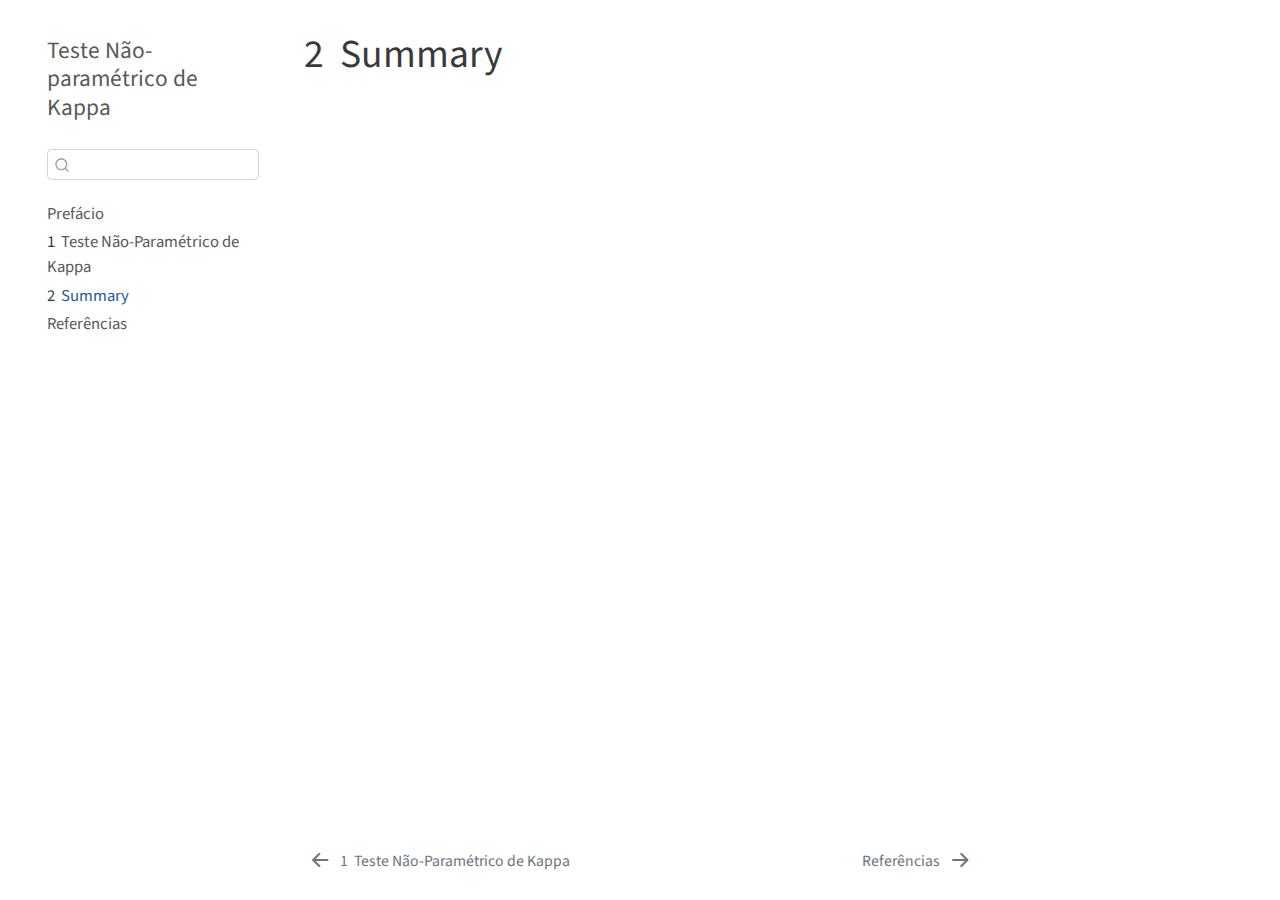
<file: _book/summary.html>
<!DOCTYPE html>
<html xmlns="http://www.w3.org/1999/xhtml" lang="en" xml:lang="en"><head>

<meta charset="utf-8">
<meta name="generator" content="quarto-1.2.269">

<meta name="viewport" content="width=device-width, initial-scale=1.0, user-scalable=yes">


<title>Teste Não-paramétrico de Kappa - 2&nbsp; Summary</title>
<style>
code{white-space: pre-wrap;}
span.smallcaps{font-variant: small-caps;}
div.columns{display: flex; gap: min(4vw, 1.5em);}
div.column{flex: auto; overflow-x: auto;}
div.hanging-indent{margin-left: 1.5em; text-indent: -1.5em;}
ul.task-list{list-style: none;}
ul.task-list li input[type="checkbox"] {
  width: 0.8em;
  margin: 0 0.8em 0.2em -1.6em;
  vertical-align: middle;
}
</style>


<script src="site_libs/quarto-nav/quarto-nav.js"></script>
<script src="site_libs/quarto-nav/headroom.min.js"></script>
<script src="site_libs/clipboard/clipboard.min.js"></script>
<script src="site_libs/quarto-search/autocomplete.umd.js"></script>
<script src="site_libs/quarto-search/fuse.min.js"></script>
<script src="site_libs/quarto-search/quarto-search.js"></script>
<meta name="quarto:offset" content="./">
<link href="./references.html" rel="next">
<link href="./intro.html" rel="prev">
<script src="site_libs/quarto-html/quarto.js"></script>
<script src="site_libs/quarto-html/popper.min.js"></script>
<script src="site_libs/quarto-html/tippy.umd.min.js"></script>
<script src="site_libs/quarto-html/anchor.min.js"></script>
<link href="site_libs/quarto-html/tippy.css" rel="stylesheet">
<link href="site_libs/quarto-html/quarto-syntax-highlighting.css" rel="stylesheet" id="quarto-text-highlighting-styles">
<script src="site_libs/bootstrap/bootstrap.min.js"></script>
<link href="site_libs/bootstrap/bootstrap-icons.css" rel="stylesheet">
<link href="site_libs/bootstrap/bootstrap.min.css" rel="stylesheet" id="quarto-bootstrap" data-mode="light">
<script id="quarto-search-options" type="application/json">{
  "location": "sidebar",
  "copy-button": false,
  "collapse-after": 3,
  "panel-placement": "start",
  "type": "textbox",
  "limit": 20,
  "language": {
    "search-no-results-text": "No results",
    "search-matching-documents-text": "matching documents",
    "search-copy-link-title": "Copy link to search",
    "search-hide-matches-text": "Hide additional matches",
    "search-more-match-text": "more match in this document",
    "search-more-matches-text": "more matches in this document",
    "search-clear-button-title": "Clear",
    "search-detached-cancel-button-title": "Cancel",
    "search-submit-button-title": "Submit"
  }
}</script>


</head>

<body class="nav-sidebar floating">

<div id="quarto-search-results"></div>
  <header id="quarto-header" class="headroom fixed-top">
  <nav class="quarto-secondary-nav" data-bs-toggle="collapse" data-bs-target="#quarto-sidebar" aria-controls="quarto-sidebar" aria-expanded="false" aria-label="Toggle sidebar navigation" onclick="if (window.quartoToggleHeadroom) { window.quartoToggleHeadroom(); }">
    <div class="container-fluid d-flex justify-content-between">
      <h1 class="quarto-secondary-nav-title"><span class="chapter-number">2</span>&nbsp; <span class="chapter-title">Summary</span></h1>
      <button type="button" class="quarto-btn-toggle btn" aria-label="Show secondary navigation">
        <i class="bi bi-chevron-right"></i>
      </button>
    </div>
  </nav>
</header>
<!-- content -->
<div id="quarto-content" class="quarto-container page-columns page-rows-contents page-layout-article">
<!-- sidebar -->
  <nav id="quarto-sidebar" class="sidebar collapse sidebar-navigation floating overflow-auto">
    <div class="pt-lg-2 mt-2 text-left sidebar-header">
    <div class="sidebar-title mb-0 py-0">
      <a href="./">Teste Não-paramétrico de Kappa</a> 
    </div>
      </div>
      <div class="mt-2 flex-shrink-0 align-items-center">
        <div class="sidebar-search">
        <div id="quarto-search" class="" title="Search"></div>
        </div>
      </div>
    <div class="sidebar-menu-container"> 
    <ul class="list-unstyled mt-1">
        <li class="sidebar-item">
  <div class="sidebar-item-container"> 
  <a href="./index.html" class="sidebar-item-text sidebar-link">Prefácio</a>
  </div>
</li>
        <li class="sidebar-item">
  <div class="sidebar-item-container"> 
  <a href="./intro.html" class="sidebar-item-text sidebar-link"><span class="chapter-number">1</span>&nbsp; <span class="chapter-title">Teste Não-Paramétrico de Kappa</span></a>
  </div>
</li>
        <li class="sidebar-item">
  <div class="sidebar-item-container"> 
  <a href="./summary.html" class="sidebar-item-text sidebar-link active"><span class="chapter-number">2</span>&nbsp; <span class="chapter-title">Summary</span></a>
  </div>
</li>
        <li class="sidebar-item">
  <div class="sidebar-item-container"> 
  <a href="./references.html" class="sidebar-item-text sidebar-link">Referências</a>
  </div>
</li>
    </ul>
    </div>
</nav>
<!-- margin-sidebar -->
    <div id="quarto-margin-sidebar" class="sidebar margin-sidebar">
        
    </div>
<!-- main -->
<main class="content" id="quarto-document-content">

<header id="title-block-header" class="quarto-title-block default">
<div class="quarto-title">
<h1 class="title d-none d-lg-block"><span class="chapter-number">2</span>&nbsp; <span class="chapter-title">Summary</span></h1>
</div>



<div class="quarto-title-meta">

    
  
    
  </div>
  

</header>




</main> <!-- /main -->
<script id="quarto-html-after-body" type="application/javascript">
window.document.addEventListener("DOMContentLoaded", function (event) {
  const toggleBodyColorMode = (bsSheetEl) => {
    const mode = bsSheetEl.getAttribute("data-mode");
    const bodyEl = window.document.querySelector("body");
    if (mode === "dark") {
      bodyEl.classList.add("quarto-dark");
      bodyEl.classList.remove("quarto-light");
    } else {
      bodyEl.classList.add("quarto-light");
      bodyEl.classList.remove("quarto-dark");
    }
  }
  const toggleBodyColorPrimary = () => {
    const bsSheetEl = window.document.querySelector("link#quarto-bootstrap");
    if (bsSheetEl) {
      toggleBodyColorMode(bsSheetEl);
    }
  }
  toggleBodyColorPrimary();  
  const icon = "";
  const anchorJS = new window.AnchorJS();
  anchorJS.options = {
    placement: 'right',
    icon: icon
  };
  anchorJS.add('.anchored');
  const clipboard = new window.ClipboardJS('.code-copy-button', {
    target: function(trigger) {
      return trigger.previousElementSibling;
    }
  });
  clipboard.on('success', function(e) {
    // button target
    const button = e.trigger;
    // don't keep focus
    button.blur();
    // flash "checked"
    button.classList.add('code-copy-button-checked');
    var currentTitle = button.getAttribute("title");
    button.setAttribute("title", "Copied!");
    let tooltip;
    if (window.bootstrap) {
      button.setAttribute("data-bs-toggle", "tooltip");
      button.setAttribute("data-bs-placement", "left");
      button.setAttribute("data-bs-title", "Copied!");
      tooltip = new bootstrap.Tooltip(button, 
        { trigger: "manual", 
          customClass: "code-copy-button-tooltip",
          offset: [0, -8]});
      tooltip.show();    
    }
    setTimeout(function() {
      if (tooltip) {
        tooltip.hide();
        button.removeAttribute("data-bs-title");
        button.removeAttribute("data-bs-toggle");
        button.removeAttribute("data-bs-placement");
      }
      button.setAttribute("title", currentTitle);
      button.classList.remove('code-copy-button-checked');
    }, 1000);
    // clear code selection
    e.clearSelection();
  });
  function tippyHover(el, contentFn) {
    const config = {
      allowHTML: true,
      content: contentFn,
      maxWidth: 500,
      delay: 100,
      arrow: false,
      appendTo: function(el) {
          return el.parentElement;
      },
      interactive: true,
      interactiveBorder: 10,
      theme: 'quarto',
      placement: 'bottom-start'
    };
    window.tippy(el, config); 
  }
  const noterefs = window.document.querySelectorAll('a[role="doc-noteref"]');
  for (var i=0; i<noterefs.length; i++) {
    const ref = noterefs[i];
    tippyHover(ref, function() {
      // use id or data attribute instead here
      let href = ref.getAttribute('data-footnote-href') || ref.getAttribute('href');
      try { href = new URL(href).hash; } catch {}
      const id = href.replace(/^#\/?/, "");
      const note = window.document.getElementById(id);
      return note.innerHTML;
    });
  }
  const findCites = (el) => {
    const parentEl = el.parentElement;
    if (parentEl) {
      const cites = parentEl.dataset.cites;
      if (cites) {
        return {
          el,
          cites: cites.split(' ')
        };
      } else {
        return findCites(el.parentElement)
      }
    } else {
      return undefined;
    }
  };
  var bibliorefs = window.document.querySelectorAll('a[role="doc-biblioref"]');
  for (var i=0; i<bibliorefs.length; i++) {
    const ref = bibliorefs[i];
    const citeInfo = findCites(ref);
    if (citeInfo) {
      tippyHover(citeInfo.el, function() {
        var popup = window.document.createElement('div');
        citeInfo.cites.forEach(function(cite) {
          var citeDiv = window.document.createElement('div');
          citeDiv.classList.add('hanging-indent');
          citeDiv.classList.add('csl-entry');
          var biblioDiv = window.document.getElementById('ref-' + cite);
          if (biblioDiv) {
            citeDiv.innerHTML = biblioDiv.innerHTML;
          }
          popup.appendChild(citeDiv);
        });
        return popup.innerHTML;
      });
    }
  }
});
</script>
<nav class="page-navigation">
  <div class="nav-page nav-page-previous">
      <a href="./intro.html" class="pagination-link">
        <i class="bi bi-arrow-left-short"></i> <span class="nav-page-text"><span class="chapter-number">1</span>&nbsp; <span class="chapter-title">Teste Não-Paramétrico de Kappa</span></span>
      </a>          
  </div>
  <div class="nav-page nav-page-next">
      <a href="./references.html" class="pagination-link">
        <span class="nav-page-text">Referências</span> <i class="bi bi-arrow-right-short"></i>
      </a>
  </div>
</nav>
</div> <!-- /content -->



</body></html>
</file>
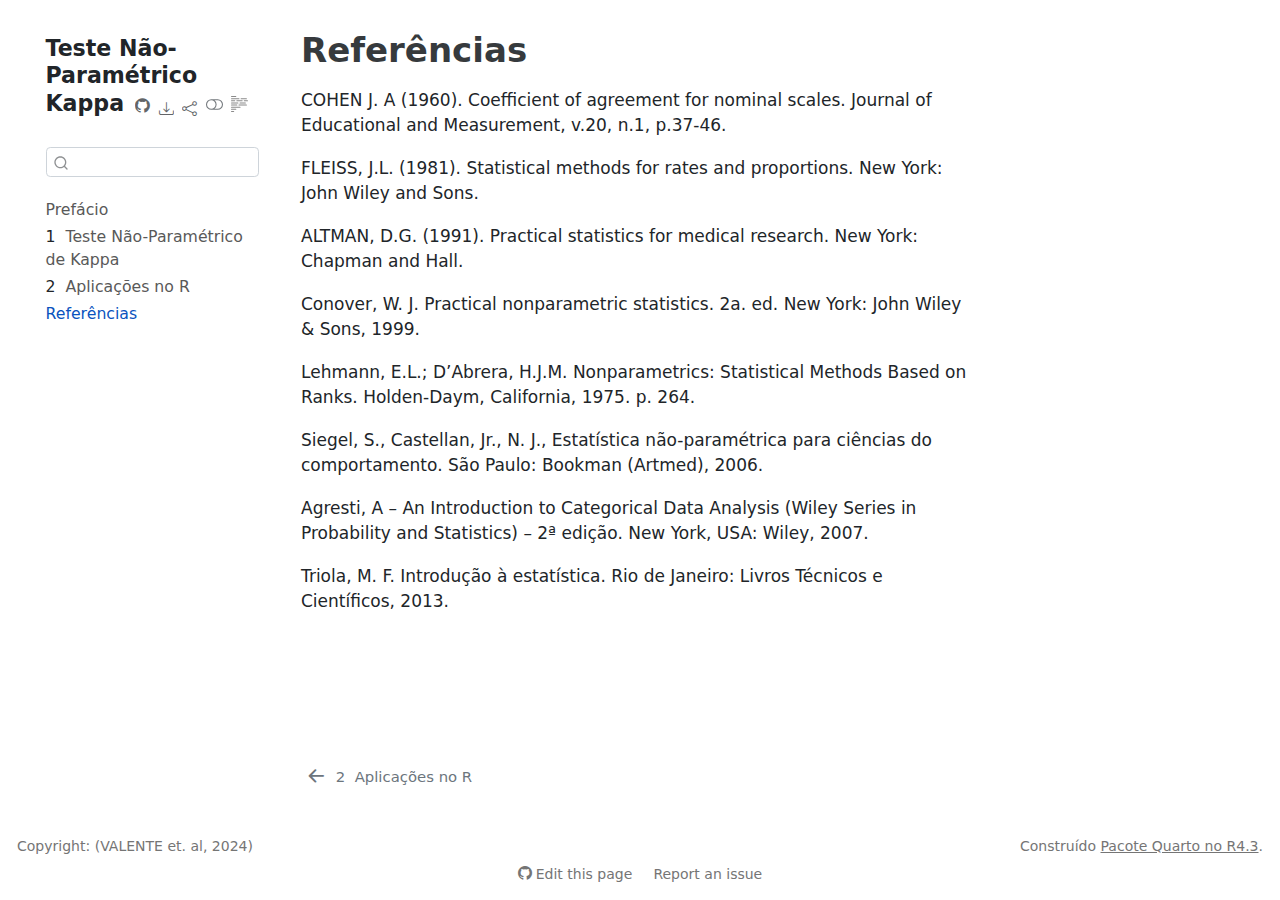
<file: docs/references.html>
<!DOCTYPE html>
<html xmlns="http://www.w3.org/1999/xhtml" lang="en" xml:lang="en"><head>

<meta charset="utf-8">
<meta name="generator" content="quarto-1.3.450">

<meta name="viewport" content="width=device-width, initial-scale=1.0, user-scalable=yes">


<title>Teste Não-Paramétrico Kappa - Referências</title>
<style>
code{white-space: pre-wrap;}
span.smallcaps{font-variant: small-caps;}
div.columns{display: flex; gap: min(4vw, 1.5em);}
div.column{flex: auto; overflow-x: auto;}
div.hanging-indent{margin-left: 1.5em; text-indent: -1.5em;}
ul.task-list{list-style: none;}
ul.task-list li input[type="checkbox"] {
  width: 0.8em;
  margin: 0 0.8em 0.2em -1em; /* quarto-specific, see https://github.com/quarto-dev/quarto-cli/issues/4556 */ 
  vertical-align: middle;
}
</style>


<script src="site_libs/quarto-nav/quarto-nav.js"></script>
<script src="site_libs/quarto-nav/headroom.min.js"></script>
<script src="site_libs/clipboard/clipboard.min.js"></script>
<script src="site_libs/quarto-search/autocomplete.umd.js"></script>
<script src="site_libs/quarto-search/fuse.min.js"></script>
<script src="site_libs/quarto-search/quarto-search.js"></script>
<meta name="quarto:offset" content="./">
<link href="./summary.html" rel="prev">
<link href="./kappa1.jpg" rel="icon" type="image/jpeg">
<script src="site_libs/quarto-html/quarto.js"></script>
<script src="site_libs/quarto-html/popper.min.js"></script>
<script src="site_libs/quarto-html/tippy.umd.min.js"></script>
<script src="site_libs/quarto-html/anchor.min.js"></script>
<link href="site_libs/quarto-html/tippy.css" rel="stylesheet">
<link href="site_libs/quarto-html/quarto-syntax-highlighting.css" rel="stylesheet" class="quarto-color-scheme" id="quarto-text-highlighting-styles">
<link href="site_libs/quarto-html/quarto-syntax-highlighting-dark.css" rel="prefetch" class="quarto-color-scheme quarto-color-alternate" id="quarto-text-highlighting-styles">
<script src="site_libs/bootstrap/bootstrap.min.js"></script>
<link href="site_libs/bootstrap/bootstrap-icons.css" rel="stylesheet">
<link href="site_libs/bootstrap/bootstrap.min.css" rel="stylesheet" class="quarto-color-scheme" id="quarto-bootstrap" data-mode="light">
<link href="site_libs/bootstrap/bootstrap-dark.min.css" rel="prefetch" class="quarto-color-scheme quarto-color-alternate" id="quarto-bootstrap" data-mode="dark">
<script id="quarto-search-options" type="application/json">{
  "location": "sidebar",
  "copy-button": false,
  "collapse-after": 3,
  "panel-placement": "start",
  "type": "textbox",
  "limit": 20,
  "language": {
    "search-no-results-text": "No results",
    "search-matching-documents-text": "matching documents",
    "search-copy-link-title": "Copy link to search",
    "search-hide-matches-text": "Hide additional matches",
    "search-more-match-text": "more match in this document",
    "search-more-matches-text": "more matches in this document",
    "search-clear-button-title": "Clear",
    "search-detached-cancel-button-title": "Cancel",
    "search-submit-button-title": "Submit",
    "search-label": "Search"
  }
}</script>
<script async="" src="https://hypothes.is/embed.js"></script>


</head>

<body class="nav-sidebar floating">

<div id="quarto-search-results"></div>
  <header id="quarto-header" class="headroom fixed-top">
  <nav class="quarto-secondary-nav">
    <div class="container-fluid d-flex">
      <button type="button" class="quarto-btn-toggle btn" data-bs-toggle="collapse" data-bs-target="#quarto-sidebar,#quarto-sidebar-glass" aria-controls="quarto-sidebar" aria-expanded="false" aria-label="Toggle sidebar navigation" onclick="if (window.quartoToggleHeadroom) { window.quartoToggleHeadroom(); }">
        <i class="bi bi-layout-text-sidebar-reverse"></i>
      </button>
      <nav class="quarto-page-breadcrumbs" aria-label="breadcrumb"><ol class="breadcrumb"><li class="breadcrumb-item"><a href="./references.html">Referências</a></li></ol></nav>
      <a class="flex-grow-1" role="button" data-bs-toggle="collapse" data-bs-target="#quarto-sidebar,#quarto-sidebar-glass" aria-controls="quarto-sidebar" aria-expanded="false" aria-label="Toggle sidebar navigation" onclick="if (window.quartoToggleHeadroom) { window.quartoToggleHeadroom(); }">      
      </a>
      <button type="button" class="btn quarto-search-button" aria-label="" onclick="window.quartoOpenSearch();">
        <i class="bi bi-search"></i>
      </button>
    </div>
  </nav>
</header>
<!-- content -->
<div id="quarto-content" class="quarto-container page-columns page-rows-contents page-layout-article">
<!-- sidebar -->
  <nav id="quarto-sidebar" class="sidebar collapse collapse-horizontal sidebar-navigation floating overflow-auto">
    <div class="pt-lg-2 mt-2 text-left sidebar-header">
    <div class="sidebar-title mb-0 py-0">
      <a href="./"><strong>Teste Não-Paramétrico Kappa</strong></a> 
        <div class="sidebar-tools-main tools-wide">
    <a href="https://github.com/MarioDhiego/Estatistica_Municipal_Fapespa_Belem" rel="" title="Source Code" class="quarto-navigation-tool px-1" aria-label="Source Code"><i class="bi bi-github"></i></a>
    <div class="dropdown">
      <a href="" title="Download" id="quarto-navigation-tool-dropdown-0" class="quarto-navigation-tool dropdown-toggle px-1" data-bs-toggle="dropdown" aria-expanded="false" aria-label="Download"><i class="bi bi-download"></i></a>
      <ul class="dropdown-menu" aria-labelledby="quarto-navigation-tool-dropdown-0">
          <li>
            <a class="dropdown-item sidebar-tools-main-item" href="./--Teste-Não-Paramétrico-Kappa--.pdf">
              <i class="bi bi-bi-file-pdf pe-1"></i>
            Download PDF
            </a>
          </li>
          <li>
            <a class="dropdown-item sidebar-tools-main-item" href="./--Teste-Não-Paramétrico-Kappa--.docx">
              <i class="bi bi-bi-file-word pe-1"></i>
            Download Docx
            </a>
          </li>
      </ul>
    </div>
    <div class="dropdown">
      <a href="" title="Share" id="quarto-navigation-tool-dropdown-1" class="quarto-navigation-tool dropdown-toggle px-1" data-bs-toggle="dropdown" aria-expanded="false" aria-label="Share"><i class="bi bi-share"></i></a>
      <ul class="dropdown-menu" aria-labelledby="quarto-navigation-tool-dropdown-1">
          <li>
            <a class="dropdown-item sidebar-tools-main-item" href="https://twitter.com/intent/tweet?url=|url|">
              <i class="bi bi-bi-twitter pe-1"></i>
            Twitter
            </a>
          </li>
          <li>
            <a class="dropdown-item sidebar-tools-main-item" href="https://www.facebook.com/sharer/sharer.php?u=|url|">
              <i class="bi bi-bi-facebook pe-1"></i>
            Facebook
            </a>
          </li>
      </ul>
    </div>
  <a href="" class="quarto-color-scheme-toggle quarto-navigation-tool  px-1" onclick="window.quartoToggleColorScheme(); return false;" title="Toggle dark mode"><i class="bi"></i></a>
  <a href="" class="quarto-reader-toggle quarto-navigation-tool px-1" onclick="window.quartoToggleReader(); return false;" title="Toggle reader mode">
  <div class="quarto-reader-toggle-btn">
  <i class="bi"></i>
  </div>
</a>
</div>
    </div>
      </div>
        <div class="mt-2 flex-shrink-0 align-items-center">
        <div class="sidebar-search">
        <div id="quarto-search" class="" title="Search"></div>
        </div>
        </div>
    <div class="sidebar-menu-container"> 
    <ul class="list-unstyled mt-1">
        <li class="sidebar-item">
  <div class="sidebar-item-container"> 
  <a href="./index.html" class="sidebar-item-text sidebar-link">
 <span class="menu-text">Prefácio</span></a>
  </div>
</li>
        <li class="sidebar-item">
  <div class="sidebar-item-container"> 
  <a href="./intro.html" class="sidebar-item-text sidebar-link">
 <span class="menu-text"><span class="chapter-number">1</span>&nbsp; <span class="chapter-title">Teste Não-Paramétrico de Kappa</span></span></a>
  </div>
</li>
        <li class="sidebar-item">
  <div class="sidebar-item-container"> 
  <a href="./summary.html" class="sidebar-item-text sidebar-link">
 <span class="menu-text"><span class="chapter-number">2</span>&nbsp; <span class="chapter-title">Aplicações no R</span></span></a>
  </div>
</li>
        <li class="sidebar-item">
  <div class="sidebar-item-container"> 
  <a href="./references.html" class="sidebar-item-text sidebar-link active">
 <span class="menu-text">Referências</span></a>
  </div>
</li>
    </ul>
    </div>
</nav>
<div id="quarto-sidebar-glass" data-bs-toggle="collapse" data-bs-target="#quarto-sidebar,#quarto-sidebar-glass"></div>
<!-- margin-sidebar -->
    <div id="quarto-margin-sidebar" class="sidebar margin-sidebar">
        
    </div>
<!-- main -->
<main class="content" id="quarto-document-content">

<header id="title-block-header" class="quarto-title-block default">
<div class="quarto-title">
<h1 class="title">Referências</h1>
</div>



<div class="quarto-title-meta">

    
  
    
  </div>
  

</header>

<p>COHEN J. A (1960). Coefficient of agreement for nominal scales. Journal of Educational and Measurement, v.20, n.1, p.37-46.</p>
<p>FLEISS, J.L. (1981). Statistical methods for rates and proportions. New York: John Wiley and Sons.</p>
<p>ALTMAN, D.G. (1991). Practical statistics for medical research. New York: Chapman and Hall.</p>
<p>Conover, W. J. Practical nonparametric statistics. 2a. ed.&nbsp;New York: John Wiley &amp; Sons, 1999.</p>
<p>Lehmann, E.L.; D’Abrera, H.J.M. Nonparametrics: Statistical Methods Based on Ranks. Holden-Daym, California, 1975. p.&nbsp;264.</p>
<p>Siegel, S., Castellan, Jr., N. J., Estatística não-paramétrica para ciências do comportamento. São Paulo: Bookman (Artmed), 2006.</p>
<p>Agresti, A – An Introduction to Categorical Data Analysis (Wiley Series in Probability and Statistics) – 2ª edição. New York, USA: Wiley, 2007.</p>
<p>Triola, M. F. Introdução à estatística. Rio de Janeiro: Livros Técnicos e Científicos, 2013.</p>



</main> <!-- /main -->
<script id="quarto-html-after-body" type="application/javascript">
window.document.addEventListener("DOMContentLoaded", function (event) {
  const toggleBodyColorMode = (bsSheetEl) => {
    const mode = bsSheetEl.getAttribute("data-mode");
    const bodyEl = window.document.querySelector("body");
    if (mode === "dark") {
      bodyEl.classList.add("quarto-dark");
      bodyEl.classList.remove("quarto-light");
    } else {
      bodyEl.classList.add("quarto-light");
      bodyEl.classList.remove("quarto-dark");
    }
  }
  const toggleBodyColorPrimary = () => {
    const bsSheetEl = window.document.querySelector("link#quarto-bootstrap");
    if (bsSheetEl) {
      toggleBodyColorMode(bsSheetEl);
    }
  }
  toggleBodyColorPrimary();  
  const disableStylesheet = (stylesheets) => {
    for (let i=0; i < stylesheets.length; i++) {
      const stylesheet = stylesheets[i];
      stylesheet.rel = 'prefetch';
    }
  }
  const enableStylesheet = (stylesheets) => {
    for (let i=0; i < stylesheets.length; i++) {
      const stylesheet = stylesheets[i];
      stylesheet.rel = 'stylesheet';
    }
  }
  const manageTransitions = (selector, allowTransitions) => {
    const els = window.document.querySelectorAll(selector);
    for (let i=0; i < els.length; i++) {
      const el = els[i];
      if (allowTransitions) {
        el.classList.remove('notransition');
      } else {
        el.classList.add('notransition');
      }
    }
  }
  const toggleColorMode = (alternate) => {
    // Switch the stylesheets
    const alternateStylesheets = window.document.querySelectorAll('link.quarto-color-scheme.quarto-color-alternate');
    manageTransitions('#quarto-margin-sidebar .nav-link', false);
    if (alternate) {
      enableStylesheet(alternateStylesheets);
      for (const sheetNode of alternateStylesheets) {
        if (sheetNode.id === "quarto-bootstrap") {
          toggleBodyColorMode(sheetNode);
        }
      }
    } else {
      disableStylesheet(alternateStylesheets);
      toggleBodyColorPrimary();
    }
    manageTransitions('#quarto-margin-sidebar .nav-link', true);
    // Switch the toggles
    const toggles = window.document.querySelectorAll('.quarto-color-scheme-toggle');
    for (let i=0; i < toggles.length; i++) {
      const toggle = toggles[i];
      if (toggle) {
        if (alternate) {
          toggle.classList.add("alternate");     
        } else {
          toggle.classList.remove("alternate");
        }
      }
    }
    // Hack to workaround the fact that safari doesn't
    // properly recolor the scrollbar when toggling (#1455)
    if (navigator.userAgent.indexOf('Safari') > 0 && navigator.userAgent.indexOf('Chrome') == -1) {
      manageTransitions("body", false);
      window.scrollTo(0, 1);
      setTimeout(() => {
        window.scrollTo(0, 0);
        manageTransitions("body", true);
      }, 40);  
    }
  }
  const isFileUrl = () => { 
    return window.location.protocol === 'file:';
  }
  const hasAlternateSentinel = () => {  
    let styleSentinel = getColorSchemeSentinel();
    if (styleSentinel !== null) {
      return styleSentinel === "alternate";
    } else {
      return false;
    }
  }
  const setStyleSentinel = (alternate) => {
    const value = alternate ? "alternate" : "default";
    if (!isFileUrl()) {
      window.localStorage.setItem("quarto-color-scheme", value);
    } else {
      localAlternateSentinel = value;
    }
  }
  const getColorSchemeSentinel = () => {
    if (!isFileUrl()) {
      const storageValue = window.localStorage.getItem("quarto-color-scheme");
      return storageValue != null ? storageValue : localAlternateSentinel;
    } else {
      return localAlternateSentinel;
    }
  }
  let localAlternateSentinel = 'default';
  // Dark / light mode switch
  window.quartoToggleColorScheme = () => {
    // Read the current dark / light value 
    let toAlternate = !hasAlternateSentinel();
    toggleColorMode(toAlternate);
    setStyleSentinel(toAlternate);
  };
  // Ensure there is a toggle, if there isn't float one in the top right
  if (window.document.querySelector('.quarto-color-scheme-toggle') === null) {
    const a = window.document.createElement('a');
    a.classList.add('top-right');
    a.classList.add('quarto-color-scheme-toggle');
    a.href = "";
    a.onclick = function() { try { window.quartoToggleColorScheme(); } catch {} return false; };
    const i = window.document.createElement("i");
    i.classList.add('bi');
    a.appendChild(i);
    window.document.body.appendChild(a);
  }
  // Switch to dark mode if need be
  if (hasAlternateSentinel()) {
    toggleColorMode(true);
  } else {
    toggleColorMode(false);
  }
  const icon = "";
  const anchorJS = new window.AnchorJS();
  anchorJS.options = {
    placement: 'right',
    icon: icon
  };
  anchorJS.add('.anchored');
  const isCodeAnnotation = (el) => {
    for (const clz of el.classList) {
      if (clz.startsWith('code-annotation-')) {                     
        return true;
      }
    }
    return false;
  }
  const clipboard = new window.ClipboardJS('.code-copy-button', {
    text: function(trigger) {
      const codeEl = trigger.previousElementSibling.cloneNode(true);
      for (const childEl of codeEl.children) {
        if (isCodeAnnotation(childEl)) {
          childEl.remove();
        }
      }
      return codeEl.innerText;
    }
  });
  clipboard.on('success', function(e) {
    // button target
    const button = e.trigger;
    // don't keep focus
    button.blur();
    // flash "checked"
    button.classList.add('code-copy-button-checked');
    var currentTitle = button.getAttribute("title");
    button.setAttribute("title", "Copied!");
    let tooltip;
    if (window.bootstrap) {
      button.setAttribute("data-bs-toggle", "tooltip");
      button.setAttribute("data-bs-placement", "left");
      button.setAttribute("data-bs-title", "Copied!");
      tooltip = new bootstrap.Tooltip(button, 
        { trigger: "manual", 
          customClass: "code-copy-button-tooltip",
          offset: [0, -8]});
      tooltip.show();    
    }
    setTimeout(function() {
      if (tooltip) {
        tooltip.hide();
        button.removeAttribute("data-bs-title");
        button.removeAttribute("data-bs-toggle");
        button.removeAttribute("data-bs-placement");
      }
      button.setAttribute("title", currentTitle);
      button.classList.remove('code-copy-button-checked');
    }, 1000);
    // clear code selection
    e.clearSelection();
  });
  function tippyHover(el, contentFn) {
    const config = {
      allowHTML: true,
      content: contentFn,
      maxWidth: 500,
      delay: 100,
      arrow: false,
      appendTo: function(el) {
          return el.parentElement;
      },
      interactive: true,
      interactiveBorder: 10,
      theme: 'quarto',
      placement: 'bottom-start'
    };
    window.tippy(el, config); 
  }
  const noterefs = window.document.querySelectorAll('a[role="doc-noteref"]');
  for (var i=0; i<noterefs.length; i++) {
    const ref = noterefs[i];
    tippyHover(ref, function() {
      // use id or data attribute instead here
      let href = ref.getAttribute('data-footnote-href') || ref.getAttribute('href');
      try { href = new URL(href).hash; } catch {}
      const id = href.replace(/^#\/?/, "");
      const note = window.document.getElementById(id);
      return note.innerHTML;
    });
  }
      let selectedAnnoteEl;
      const selectorForAnnotation = ( cell, annotation) => {
        let cellAttr = 'data-code-cell="' + cell + '"';
        let lineAttr = 'data-code-annotation="' +  annotation + '"';
        const selector = 'span[' + cellAttr + '][' + lineAttr + ']';
        return selector;
      }
      const selectCodeLines = (annoteEl) => {
        const doc = window.document;
        const targetCell = annoteEl.getAttribute("data-target-cell");
        const targetAnnotation = annoteEl.getAttribute("data-target-annotation");
        const annoteSpan = window.document.querySelector(selectorForAnnotation(targetCell, targetAnnotation));
        const lines = annoteSpan.getAttribute("data-code-lines").split(",");
        const lineIds = lines.map((line) => {
          return targetCell + "-" + line;
        })
        let top = null;
        let height = null;
        let parent = null;
        if (lineIds.length > 0) {
            //compute the position of the single el (top and bottom and make a div)
            const el = window.document.getElementById(lineIds[0]);
            top = el.offsetTop;
            height = el.offsetHeight;
            parent = el.parentElement.parentElement;
          if (lineIds.length > 1) {
            const lastEl = window.document.getElementById(lineIds[lineIds.length - 1]);
            const bottom = lastEl.offsetTop + lastEl.offsetHeight;
            height = bottom - top;
          }
          if (top !== null && height !== null && parent !== null) {
            // cook up a div (if necessary) and position it 
            let div = window.document.getElementById("code-annotation-line-highlight");
            if (div === null) {
              div = window.document.createElement("div");
              div.setAttribute("id", "code-annotation-line-highlight");
              div.style.position = 'absolute';
              parent.appendChild(div);
            }
            div.style.top = top - 2 + "px";
            div.style.height = height + 4 + "px";
            let gutterDiv = window.document.getElementById("code-annotation-line-highlight-gutter");
            if (gutterDiv === null) {
              gutterDiv = window.document.createElement("div");
              gutterDiv.setAttribute("id", "code-annotation-line-highlight-gutter");
              gutterDiv.style.position = 'absolute';
              const codeCell = window.document.getElementById(targetCell);
              const gutter = codeCell.querySelector('.code-annotation-gutter');
              gutter.appendChild(gutterDiv);
            }
            gutterDiv.style.top = top - 2 + "px";
            gutterDiv.style.height = height + 4 + "px";
          }
          selectedAnnoteEl = annoteEl;
        }
      };
      const unselectCodeLines = () => {
        const elementsIds = ["code-annotation-line-highlight", "code-annotation-line-highlight-gutter"];
        elementsIds.forEach((elId) => {
          const div = window.document.getElementById(elId);
          if (div) {
            div.remove();
          }
        });
        selectedAnnoteEl = undefined;
      };
      // Attach click handler to the DT
      const annoteDls = window.document.querySelectorAll('dt[data-target-cell]');
      for (const annoteDlNode of annoteDls) {
        annoteDlNode.addEventListener('click', (event) => {
          const clickedEl = event.target;
          if (clickedEl !== selectedAnnoteEl) {
            unselectCodeLines();
            const activeEl = window.document.querySelector('dt[data-target-cell].code-annotation-active');
            if (activeEl) {
              activeEl.classList.remove('code-annotation-active');
            }
            selectCodeLines(clickedEl);
            clickedEl.classList.add('code-annotation-active');
          } else {
            // Unselect the line
            unselectCodeLines();
            clickedEl.classList.remove('code-annotation-active');
          }
        });
      }
  const findCites = (el) => {
    const parentEl = el.parentElement;
    if (parentEl) {
      const cites = parentEl.dataset.cites;
      if (cites) {
        return {
          el,
          cites: cites.split(' ')
        };
      } else {
        return findCites(el.parentElement)
      }
    } else {
      return undefined;
    }
  };
  var bibliorefs = window.document.querySelectorAll('a[role="doc-biblioref"]');
  for (var i=0; i<bibliorefs.length; i++) {
    const ref = bibliorefs[i];
    const citeInfo = findCites(ref);
    if (citeInfo) {
      tippyHover(citeInfo.el, function() {
        var popup = window.document.createElement('div');
        citeInfo.cites.forEach(function(cite) {
          var citeDiv = window.document.createElement('div');
          citeDiv.classList.add('hanging-indent');
          citeDiv.classList.add('csl-entry');
          var biblioDiv = window.document.getElementById('ref-' + cite);
          if (biblioDiv) {
            citeDiv.innerHTML = biblioDiv.innerHTML;
          }
          popup.appendChild(citeDiv);
        });
        return popup.innerHTML;
      });
    }
  }
});
</script>
<nav class="page-navigation">
  <div class="nav-page nav-page-previous">
      <a href="./summary.html" class="pagination-link">
        <i class="bi bi-arrow-left-short"></i> <span class="nav-page-text"><span class="chapter-number">2</span>&nbsp; <span class="chapter-title">Aplicações no R</span></span>
      </a>          
  </div>
  <div class="nav-page nav-page-next">
  </div>
</nav>
</div> <!-- /content -->
<footer class="footer">
  <div class="nav-footer">
    <div class="nav-footer-left">Copyright: (VALENTE et. al, 2024)</div>   
    <div class="nav-footer-center">
      &nbsp;
    <div class="toc-actions"><div><i class="bi bi-github"></i></div><div class="action-links"><p><a href="https://github.com/MarioDhiego/Estatistica_Municipal_Fapespa_Belem/edit/main/references.qmd" class="toc-action">Edit this page</a></p><p><a href="https://github.com/MarioDhiego/Estatistica_Municipal_Fapespa_Belem/issues/new" class="toc-action">Report an issue</a></p></div></div></div>
    <div class="nav-footer-right">Construído <a href="https://quarto.org/">Pacote Quarto no R4.3</a>.</div>
  </div>
</footer>



</body></html>
</file>
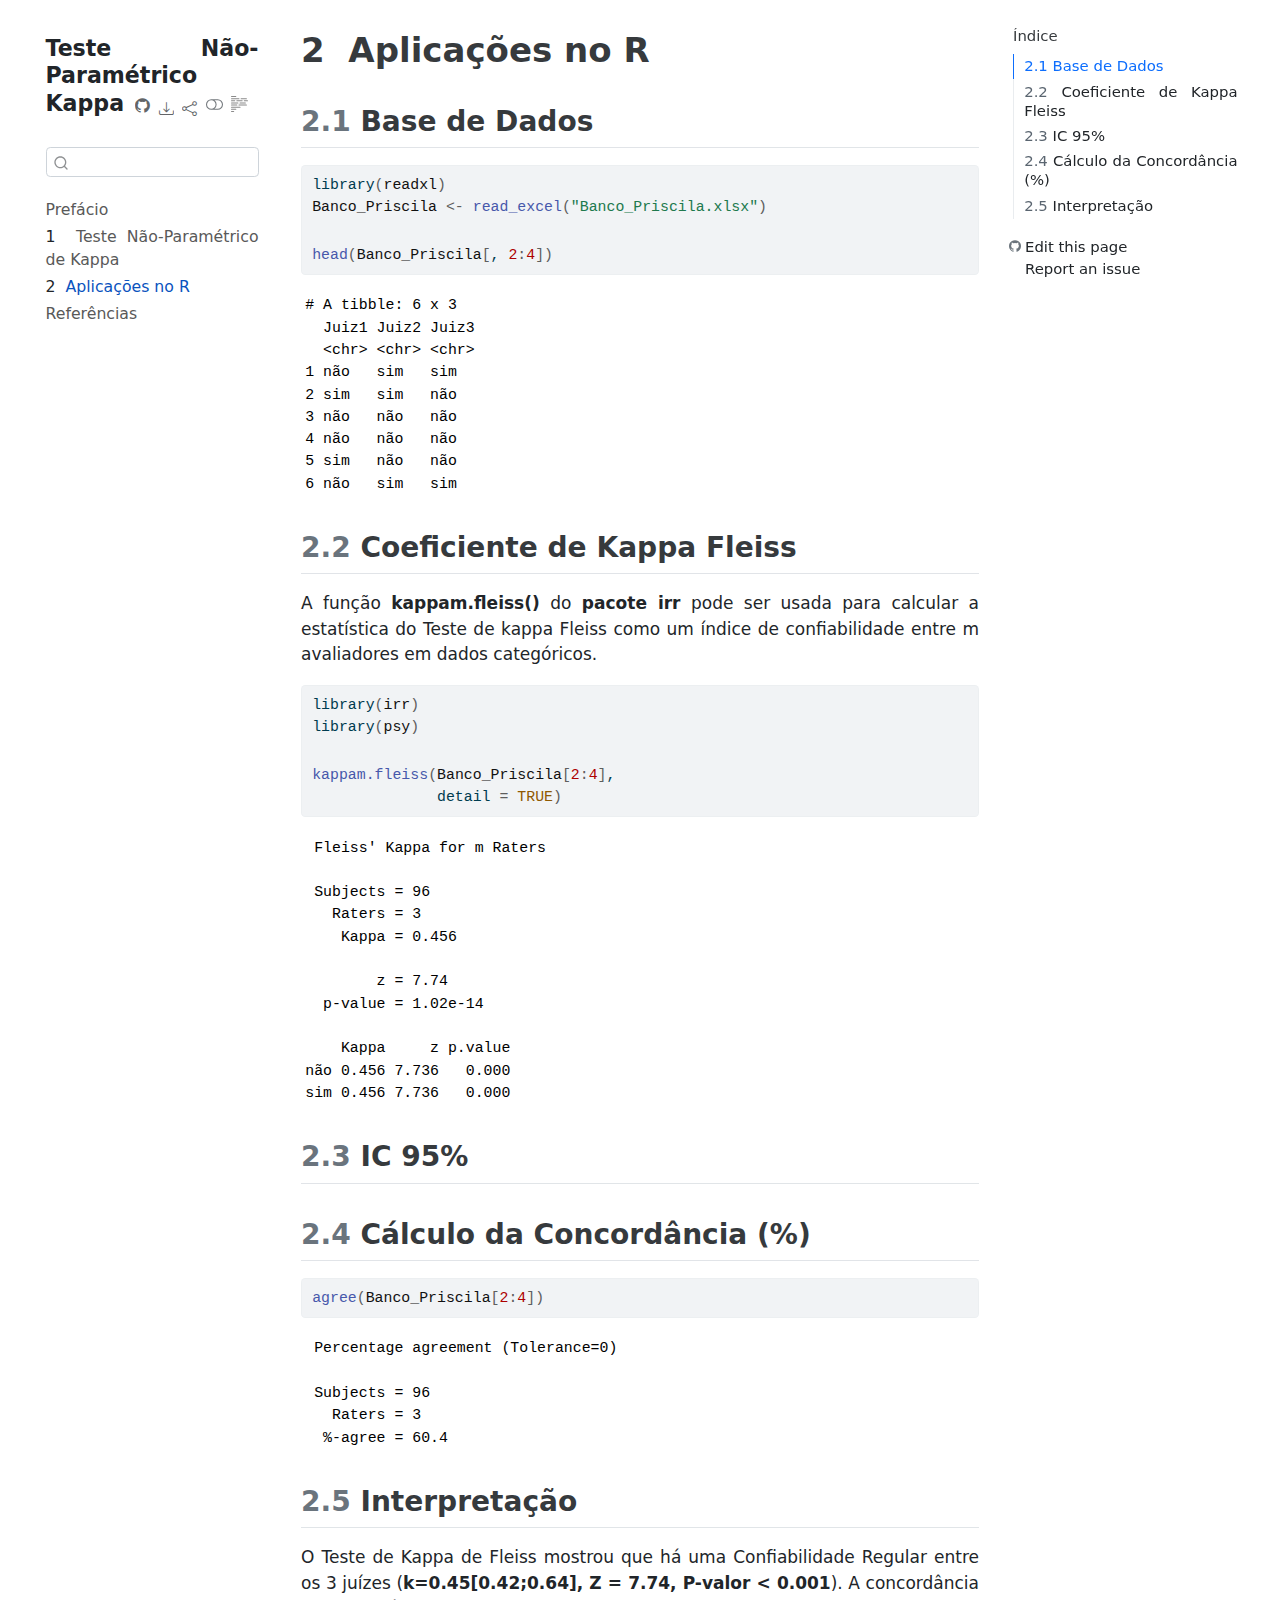
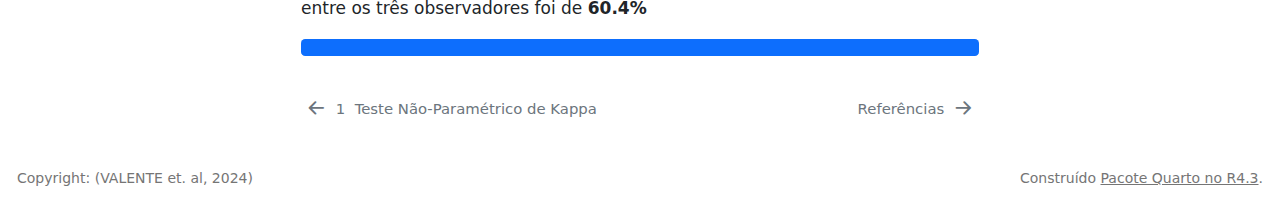
<file: docs/summary.html>
<!DOCTYPE html>
<html xmlns="http://www.w3.org/1999/xhtml" lang="en" xml:lang="en"><head>
<meta http-equiv="Content-Type" content="text/html; charset=UTF-8">
<meta charset="utf-8">
<meta name="generator" content="quarto-1.3.450">
<meta name="viewport" content="width=device-width, initial-scale=1.0, user-scalable=yes">
<title>Teste Não-Paramétrico Kappa - 2&nbsp; Aplicações no R</title>
<style>
code{white-space: pre-wrap;}
span.smallcaps{font-variant: small-caps;}
div.columns{display: flex; gap: min(4vw, 1.5em);}
div.column{flex: auto; overflow-x: auto;}
div.hanging-indent{margin-left: 1.5em; text-indent: -1.5em;}
ul.task-list{list-style: none;}
ul.task-list li input[type="checkbox"] {
  width: 0.8em;
  margin: 0 0.8em 0.2em -1em; /* quarto-specific, see https://github.com/quarto-dev/quarto-cli/issues/4556 */ 
  vertical-align: middle;
}
/* CSS for syntax highlighting */
pre > code.sourceCode { white-space: pre; position: relative; }
pre > code.sourceCode > span { display: inline-block; line-height: 1.25; }
pre > code.sourceCode > span:empty { height: 1.2em; }
.sourceCode { overflow: visible; }
code.sourceCode > span { color: inherit; text-decoration: inherit; }
div.sourceCode { margin: 1em 0; }
pre.sourceCode { margin: 0; }
@media screen {
div.sourceCode { overflow: auto; }
}
@media print {
pre > code.sourceCode { white-space: pre-wrap; }
pre > code.sourceCode > span { text-indent: -5em; padding-left: 5em; }
}
pre.numberSource code
  { counter-reset: source-line 0; }
pre.numberSource code > span
  { position: relative; left: -4em; counter-increment: source-line; }
pre.numberSource code > span > a:first-child::before
  { content: counter(source-line);
    position: relative; left: -1em; text-align: right; vertical-align: baseline;
    border: none; display: inline-block;
    -webkit-touch-callout: none; -webkit-user-select: none;
    -khtml-user-select: none; -moz-user-select: none;
    -ms-user-select: none; user-select: none;
    padding: 0 4px; width: 4em;
  }
pre.numberSource { margin-left: 3em;  padding-left: 4px; }
div.sourceCode
  {   }
@media screen {
pre > code.sourceCode > span > a:first-child::before { text-decoration: underline; }
}
</style>

<script src="site_libs/quarto-nav/quarto-nav.js"></script>
<script src="site_libs/quarto-nav/headroom.min.js"></script>
<script src="site_libs/clipboard/clipboard.min.js"></script>
<script src="site_libs/quarto-search/autocomplete.umd.js"></script>
<script src="site_libs/quarto-search/fuse.min.js"></script>
<script src="site_libs/quarto-search/quarto-search.js"></script>
<meta name="quarto:offset" content="./">
<link href="./references.html" rel="next">
<link href="./intro.html" rel="prev">
<link href="./kappa1.jpg" rel="icon" type="image/jpeg">
<script src="site_libs/quarto-html/quarto.js"></script>
<script src="site_libs/quarto-html/popper.min.js"></script>
<script src="site_libs/quarto-html/tippy.umd.min.js"></script>
<script src="site_libs/quarto-html/anchor.min.js"></script>
<link href="site_libs/quarto-html/tippy.css" rel="stylesheet">
<link href="site_libs/quarto-html/quarto-syntax-highlighting.css" rel="stylesheet" class="quarto-color-scheme" id="quarto-text-highlighting-styles">
<link href="site_libs/quarto-html/quarto-syntax-highlighting-dark.css" rel="prefetch" class="quarto-color-scheme quarto-color-alternate" id="quarto-text-highlighting-styles">
<script src="site_libs/bootstrap/bootstrap.min.js"></script>
<link href="site_libs/bootstrap/bootstrap-icons.css" rel="stylesheet">
<link href="site_libs/bootstrap/bootstrap.min.css" rel="stylesheet" class="quarto-color-scheme" id="quarto-bootstrap" data-mode="light">
<link href="site_libs/bootstrap/bootstrap-dark.min.css" rel="prefetch" class="quarto-color-scheme quarto-color-alternate" id="quarto-bootstrap" data-mode="dark"><script id="quarto-search-options" type="application/json">{
  "location": "sidebar",
  "copy-button": false,
  "collapse-after": 3,
  "panel-placement": "start",
  "type": "textbox",
  "limit": 20,
  "language": {
    "search-no-results-text": "No results",
    "search-matching-documents-text": "matching documents",
    "search-copy-link-title": "Copy link to search",
    "search-hide-matches-text": "Hide additional matches",
    "search-more-match-text": "more match in this document",
    "search-more-matches-text": "more matches in this document",
    "search-clear-button-title": "Clear",
    "search-detached-cancel-button-title": "Cancel",
    "search-submit-button-title": "Submit",
    "search-label": "Search"
  }
}</script><script async="" src="https://hypothes.is/embed.js"></script>
</head>
<body class="nav-sidebar floating">

<div id="quarto-search-results"></div>
  <header id="quarto-header" class="headroom fixed-top"><nav class="quarto-secondary-nav"><div class="container-fluid d-flex">
      <button type="button" class="quarto-btn-toggle btn" data-bs-toggle="collapse" data-bs-target="#quarto-sidebar,#quarto-sidebar-glass" aria-controls="quarto-sidebar" aria-expanded="false" aria-label="Toggle sidebar navigation" onclick="if (window.quartoToggleHeadroom) { window.quartoToggleHeadroom(); }">
        <i class="bi bi-layout-text-sidebar-reverse"></i>
      </button>
      <nav class="quarto-page-breadcrumbs" aria-label="breadcrumb"><ol class="breadcrumb"><li class="breadcrumb-item"><a href="./summary.html"><span class="chapter-number">2</span>&nbsp; <span class="chapter-title">Aplicações no R</span></a></li></ol></nav>
      <a class="flex-grow-1" role="button" data-bs-toggle="collapse" data-bs-target="#quarto-sidebar,#quarto-sidebar-glass" aria-controls="quarto-sidebar" aria-expanded="false" aria-label="Toggle sidebar navigation" onclick="if (window.quartoToggleHeadroom) { window.quartoToggleHeadroom(); }">      
      </a>
      <button type="button" class="btn quarto-search-button" aria-label="" onclick="window.quartoOpenSearch();">
        <i class="bi bi-search"></i>
      </button>
    </div>
  </nav></header><!-- content --><div id="quarto-content" class="quarto-container page-columns page-rows-contents page-layout-article">
<!-- sidebar -->
  <nav id="quarto-sidebar" class="sidebar collapse collapse-horizontal sidebar-navigation floating overflow-auto"><div class="pt-lg-2 mt-2 text-left sidebar-header">
    <div class="sidebar-title mb-0 py-0">
      <a href="./"><strong>Teste Não-Paramétrico Kappa</strong></a> 
        <div class="sidebar-tools-main tools-wide">
    <a href="https://github.com/MarioDhiego/Estatistica_Municipal_Fapespa_Belem" rel="" title="Source Code" class="quarto-navigation-tool px-1" aria-label="Source Code"><i class="bi bi-github"></i></a>
    <div class="dropdown">
      <a href="" title="Download" id="quarto-navigation-tool-dropdown-0" class="quarto-navigation-tool dropdown-toggle px-1" data-bs-toggle="dropdown" aria-expanded="false" aria-label="Download"><i class="bi bi-download"></i></a>
      <ul class="dropdown-menu" aria-labelledby="quarto-navigation-tool-dropdown-0">
<li>
            <a class="dropdown-item sidebar-tools-main-item" href="./--Teste-Não-Paramétrico-Kappa--.pdf">
              <i class="bi bi-bi-file-pdf pe-1"></i>
            Download PDF
            </a>
          </li>
          <li>
            <a class="dropdown-item sidebar-tools-main-item" href="./--Teste-Não-Paramétrico-Kappa--.docx">
              <i class="bi bi-bi-file-word pe-1"></i>
            Download Docx
            </a>
          </li>
      </ul>
</div>
    <div class="dropdown">
      <a href="" title="Share" id="quarto-navigation-tool-dropdown-1" class="quarto-navigation-tool dropdown-toggle px-1" data-bs-toggle="dropdown" aria-expanded="false" aria-label="Share"><i class="bi bi-share"></i></a>
      <ul class="dropdown-menu" aria-labelledby="quarto-navigation-tool-dropdown-1">
<li>
            <a class="dropdown-item sidebar-tools-main-item" href="https://twitter.com/intent/tweet?url=%7Curl%7C">
              <i class="bi bi-bi-twitter pe-1"></i>
            Twitter
            </a>
          </li>
          <li>
            <a class="dropdown-item sidebar-tools-main-item" href="https://www.facebook.com/sharer/sharer.php?u=%7Curl%7C">
              <i class="bi bi-bi-facebook pe-1"></i>
            Facebook
            </a>
          </li>
      </ul>
</div>
  <a href="" class="quarto-color-scheme-toggle quarto-navigation-tool  px-1" onclick="window.quartoToggleColorScheme(); return false;" title="Toggle dark mode"><i class="bi"></i></a>
  <a href="" class="quarto-reader-toggle quarto-navigation-tool px-1" onclick="window.quartoToggleReader(); return false;" title="Toggle reader mode">
  <div class="quarto-reader-toggle-btn">
  <i class="bi"></i>
  </div>
</a>
</div>
    </div>
      </div>
        <div class="mt-2 flex-shrink-0 align-items-center">
        <div class="sidebar-search">
        <div id="quarto-search" class="" title="Search"></div>
        </div>
        </div>
    <div class="sidebar-menu-container"> 
    <ul class="list-unstyled mt-1">
<li class="sidebar-item">
  <div class="sidebar-item-container"> 
  <a href="./index.html" class="sidebar-item-text sidebar-link">
 <span class="menu-text">Prefácio</span></a>
  </div>
</li>
        <li class="sidebar-item">
  <div class="sidebar-item-container"> 
  <a href="./intro.html" class="sidebar-item-text sidebar-link">
 <span class="menu-text"><span class="chapter-number">1</span>&nbsp; <span class="chapter-title">Teste Não-Paramétrico de Kappa</span></span></a>
  </div>
</li>
        <li class="sidebar-item">
  <div class="sidebar-item-container"> 
  <a href="./summary.html" class="sidebar-item-text sidebar-link active">
 <span class="menu-text"><span class="chapter-number">2</span>&nbsp; <span class="chapter-title">Aplicações no R</span></span></a>
  </div>
</li>
        <li class="sidebar-item">
  <div class="sidebar-item-container"> 
  <a href="./references.html" class="sidebar-item-text sidebar-link">
 <span class="menu-text">Referências</span></a>
  </div>
</li>
    </ul>
</div>
</nav><div id="quarto-sidebar-glass" data-bs-toggle="collapse" data-bs-target="#quarto-sidebar,#quarto-sidebar-glass"></div>
<!-- margin-sidebar -->
    <div id="quarto-margin-sidebar" class="sidebar margin-sidebar">
        <nav id="TOC" role="doc-toc" class="toc-active"><h2 id="toc-title">Índice</h2>
   
  <ul>
<li><a href="#base-de-dados" id="toc-base-de-dados" class="nav-link active" data-scroll-target="#base-de-dados"><span class="header-section-number">2.1</span> Base de Dados</a></li>
  <li><a href="#coeficiente-de-kappa-fleiss" id="toc-coeficiente-de-kappa-fleiss" class="nav-link" data-scroll-target="#coeficiente-de-kappa-fleiss"><span class="header-section-number">2.2</span> Coeficiente de Kappa Fleiss</a></li>
  <li><a href="#ic-95" id="toc-ic-95" class="nav-link" data-scroll-target="#ic-95"><span class="header-section-number">2.3</span> IC 95%</a></li>
  <li><a href="#c%C3%A1lculo-da-concord%C3%A2ncia" id="toc-cálculo-da-concordância" class="nav-link" data-scroll-target="#c%C3%A1lculo-da-concord%C3%A2ncia"><span class="header-section-number">2.4</span> Cálculo da Concordância (%)</a></li>
  <li><a href="#interpreta%C3%A7%C3%A3o" id="toc-interpretação" class="nav-link" data-scroll-target="#interpreta%C3%A7%C3%A3o"><span class="header-section-number">2.5</span> Interpretação</a></li>
  </ul><div class="toc-actions"><div><i class="bi bi-github"></i></div><div class="action-links"><p><a href="https://github.com/MarioDhiego/Estatistica_Municipal_Fapespa_Belem/edit/main/summary.qmd" class="toc-action">Edit this page</a></p><p><a href="https://github.com/MarioDhiego/Estatistica_Municipal_Fapespa_Belem/issues/new" class="toc-action">Report an issue</a></p></div></div></nav>
    </div>
<!-- main -->
<main class="content" id="quarto-document-content"><header id="title-block-header" class="quarto-title-block default"><div class="quarto-title">
<h1 class="title">
<span class="chapter-number">2</span>&nbsp; <span class="chapter-title">Aplicações no R</span>
</h1>
</div>



<div class="quarto-title-meta">

    
  
    
  </div>
  

</header><style>
  body{text-align: justify}
</style>
<section id="base-de-dados" class="level2" data-number="2.1"><h2 data-number="2.1" class="anchored" data-anchor-id="base-de-dados">
<span class="header-section-number">2.1</span> Base de Dados</h2>
<div class="cell">
<div class="sourceCode" id="cb1"><pre class="downlit sourceCode r code-with-copy"><code class="sourceCode R"><span><span class="kw"><a href="https://rdrr.io/r/base/library.html">library</a></span><span class="op">(</span><span class="va"><a href="https://readxl.tidyverse.org">readxl</a></span><span class="op">)</span></span>
<span><span class="va">Banco_Priscila</span> <span class="op">&lt;-</span> <span class="fu"><a href="https://readxl.tidyverse.org/reference/read_excel.html">read_excel</a></span><span class="op">(</span><span class="st">"Banco_Priscila.xlsx"</span><span class="op">)</span></span>
<span></span>
<span><span class="fu"><a href="https://rdrr.io/r/utils/head.html">head</a></span><span class="op">(</span><span class="va">Banco_Priscila</span><span class="op">[</span>, <span class="fl">2</span><span class="op">:</span><span class="fl">4</span><span class="op">]</span><span class="op">)</span></span></code><button title="Copy to Clipboard" class="code-copy-button"><i class="bi"></i></button></pre></div>
<div class="cell-output cell-output-stdout">
<pre><code># A tibble: 6 x 3
  Juiz1 Juiz2 Juiz3
  &lt;chr&gt; &lt;chr&gt; &lt;chr&gt;
1 não   sim   sim  
2 sim   sim   não  
3 não   não   não  
4 não   não   não  
5 sim   não   não  
6 não   sim   sim  </code></pre>
</div>
</div>
</section><section id="coeficiente-de-kappa-fleiss" class="level2" data-number="2.2"><h2 data-number="2.2" class="anchored" data-anchor-id="coeficiente-de-kappa-fleiss">
<span class="header-section-number">2.2</span> Coeficiente de Kappa Fleiss</h2>
<p>A função <strong>kappam.fleiss()</strong> do <strong>pacote irr</strong> pode ser usada para calcular a estatística do Teste de kappa Fleiss como um índice de confiabilidade entre m avaliadores em dados categóricos.</p>
<div class="cell">
<div class="sourceCode" id="cb3"><pre class="downlit sourceCode r code-with-copy"><code class="sourceCode R"><span><span class="kw"><a href="https://rdrr.io/r/base/library.html">library</a></span><span class="op">(</span><span class="va"><a href="https://www.r-project.org">irr</a></span><span class="op">)</span></span>
<span><span class="kw"><a href="https://rdrr.io/r/base/library.html">library</a></span><span class="op">(</span><span class="va">psy</span><span class="op">)</span></span>
<span></span>
<span><span class="fu"><a href="https://rdrr.io/pkg/irr/man/kappam.fleiss.html">kappam.fleiss</a></span><span class="op">(</span><span class="va">Banco_Priscila</span><span class="op">[</span><span class="fl">2</span><span class="op">:</span><span class="fl">4</span><span class="op">]</span>, </span>
<span>              detail <span class="op">=</span> <span class="cn">TRUE</span><span class="op">)</span></span></code><button title="Copy to Clipboard" class="code-copy-button"><i class="bi"></i></button></pre></div>
<div class="cell-output cell-output-stdout">
<pre><code> Fleiss' Kappa for m Raters

 Subjects = 96 
   Raters = 3 
    Kappa = 0.456 

        z = 7.74 
  p-value = 1.02e-14 

    Kappa     z p.value
não 0.456 7.736   0.000
sim 0.456 7.736   0.000</code></pre>
</div>
</div>
</section><section id="ic-95" class="level2" data-number="2.3"><h2 data-number="2.3" class="anchored" data-anchor-id="ic-95">
<span class="header-section-number">2.3</span> IC 95%</h2>
</section><section id="cálculo-da-concordância" class="level2" data-number="2.4"><h2 data-number="2.4" class="anchored" data-anchor-id="cálculo-da-concordância">
<span class="header-section-number">2.4</span> Cálculo da Concordância (%)</h2>
<div class="cell">
<div class="sourceCode" id="cb5"><pre class="downlit sourceCode r code-with-copy"><code class="sourceCode R"><span><span class="fu"><a href="https://rdrr.io/pkg/irr/man/agree.html">agree</a></span><span class="op">(</span><span class="va">Banco_Priscila</span><span class="op">[</span><span class="fl">2</span><span class="op">:</span><span class="fl">4</span><span class="op">]</span><span class="op">)</span></span></code><button title="Copy to Clipboard" class="code-copy-button"><i class="bi"></i></button></pre></div>
<div class="cell-output cell-output-stdout">
<pre><code> Percentage agreement (Tolerance=0)

 Subjects = 96 
   Raters = 3 
  %-agree = 60.4 </code></pre>
</div>
</div>
</section><section id="interpretação" class="level2" data-number="2.5"><h2 data-number="2.5" class="anchored" data-anchor-id="interpretação">
<span class="header-section-number">2.5</span> Interpretação</h2>
<p>O Teste de Kappa de Fleiss mostrou que há uma Confiabilidade Regular entre os 3 juízes (<strong>k=0.45[0.42;0.64], Z = 7.74, P-valor &lt; 0.001</strong>). A concordância entre os três observadores foi de <strong>60.4%</strong></p>
<div class="progress">
<div class="progress-bar" style="width: 100%;">

</div>
</div>


</section></main><!-- /main --><script id="quarto-html-after-body" type="application/javascript">
window.document.addEventListener("DOMContentLoaded", function (event) {
  const toggleBodyColorMode = (bsSheetEl) => {
    const mode = bsSheetEl.getAttribute("data-mode");
    const bodyEl = window.document.querySelector("body");
    if (mode === "dark") {
      bodyEl.classList.add("quarto-dark");
      bodyEl.classList.remove("quarto-light");
    } else {
      bodyEl.classList.add("quarto-light");
      bodyEl.classList.remove("quarto-dark");
    }
  }
  const toggleBodyColorPrimary = () => {
    const bsSheetEl = window.document.querySelector("link#quarto-bootstrap");
    if (bsSheetEl) {
      toggleBodyColorMode(bsSheetEl);
    }
  }
  toggleBodyColorPrimary();  
  const disableStylesheet = (stylesheets) => {
    for (let i=0; i < stylesheets.length; i++) {
      const stylesheet = stylesheets[i];
      stylesheet.rel = 'prefetch';
    }
  }
  const enableStylesheet = (stylesheets) => {
    for (let i=0; i < stylesheets.length; i++) {
      const stylesheet = stylesheets[i];
      stylesheet.rel = 'stylesheet';
    }
  }
  const manageTransitions = (selector, allowTransitions) => {
    const els = window.document.querySelectorAll(selector);
    for (let i=0; i < els.length; i++) {
      const el = els[i];
      if (allowTransitions) {
        el.classList.remove('notransition');
      } else {
        el.classList.add('notransition');
      }
    }
  }
  const toggleColorMode = (alternate) => {
    // Switch the stylesheets
    const alternateStylesheets = window.document.querySelectorAll('link.quarto-color-scheme.quarto-color-alternate');
    manageTransitions('#quarto-margin-sidebar .nav-link', false);
    if (alternate) {
      enableStylesheet(alternateStylesheets);
      for (const sheetNode of alternateStylesheets) {
        if (sheetNode.id === "quarto-bootstrap") {
          toggleBodyColorMode(sheetNode);
        }
      }
    } else {
      disableStylesheet(alternateStylesheets);
      toggleBodyColorPrimary();
    }
    manageTransitions('#quarto-margin-sidebar .nav-link', true);
    // Switch the toggles
    const toggles = window.document.querySelectorAll('.quarto-color-scheme-toggle');
    for (let i=0; i < toggles.length; i++) {
      const toggle = toggles[i];
      if (toggle) {
        if (alternate) {
          toggle.classList.add("alternate");     
        } else {
          toggle.classList.remove("alternate");
        }
      }
    }
    // Hack to workaround the fact that safari doesn't
    // properly recolor the scrollbar when toggling (#1455)
    if (navigator.userAgent.indexOf('Safari') > 0 && navigator.userAgent.indexOf('Chrome') == -1) {
      manageTransitions("body", false);
      window.scrollTo(0, 1);
      setTimeout(() => {
        window.scrollTo(0, 0);
        manageTransitions("body", true);
      }, 40);  
    }
  }
  const isFileUrl = () => { 
    return window.location.protocol === 'file:';
  }
  const hasAlternateSentinel = () => {  
    let styleSentinel = getColorSchemeSentinel();
    if (styleSentinel !== null) {
      return styleSentinel === "alternate";
    } else {
      return false;
    }
  }
  const setStyleSentinel = (alternate) => {
    const value = alternate ? "alternate" : "default";
    if (!isFileUrl()) {
      window.localStorage.setItem("quarto-color-scheme", value);
    } else {
      localAlternateSentinel = value;
    }
  }
  const getColorSchemeSentinel = () => {
    if (!isFileUrl()) {
      const storageValue = window.localStorage.getItem("quarto-color-scheme");
      return storageValue != null ? storageValue : localAlternateSentinel;
    } else {
      return localAlternateSentinel;
    }
  }
  let localAlternateSentinel = 'default';
  // Dark / light mode switch
  window.quartoToggleColorScheme = () => {
    // Read the current dark / light value 
    let toAlternate = !hasAlternateSentinel();
    toggleColorMode(toAlternate);
    setStyleSentinel(toAlternate);
  };
  // Ensure there is a toggle, if there isn't float one in the top right
  if (window.document.querySelector('.quarto-color-scheme-toggle') === null) {
    const a = window.document.createElement('a');
    a.classList.add('top-right');
    a.classList.add('quarto-color-scheme-toggle');
    a.href = "";
    a.onclick = function() { try { window.quartoToggleColorScheme(); } catch {} return false; };
    const i = window.document.createElement("i");
    i.classList.add('bi');
    a.appendChild(i);
    window.document.body.appendChild(a);
  }
  // Switch to dark mode if need be
  if (hasAlternateSentinel()) {
    toggleColorMode(true);
  } else {
    toggleColorMode(false);
  }
  const icon = "";
  const anchorJS = new window.AnchorJS();
  anchorJS.options = {
    placement: 'right',
    icon: icon
  };
  anchorJS.add('.anchored');
  const isCodeAnnotation = (el) => {
    for (const clz of el.classList) {
      if (clz.startsWith('code-annotation-')) {                     
        return true;
      }
    }
    return false;
  }
  const clipboard = new window.ClipboardJS('.code-copy-button', {
    text: function(trigger) {
      const codeEl = trigger.previousElementSibling.cloneNode(true);
      for (const childEl of codeEl.children) {
        if (isCodeAnnotation(childEl)) {
          childEl.remove();
        }
      }
      return codeEl.innerText;
    }
  });
  clipboard.on('success', function(e) {
    // button target
    const button = e.trigger;
    // don't keep focus
    button.blur();
    // flash "checked"
    button.classList.add('code-copy-button-checked');
    var currentTitle = button.getAttribute("title");
    button.setAttribute("title", "Copied!");
    let tooltip;
    if (window.bootstrap) {
      button.setAttribute("data-bs-toggle", "tooltip");
      button.setAttribute("data-bs-placement", "left");
      button.setAttribute("data-bs-title", "Copied!");
      tooltip = new bootstrap.Tooltip(button, 
        { trigger: "manual", 
          customClass: "code-copy-button-tooltip",
          offset: [0, -8]});
      tooltip.show();    
    }
    setTimeout(function() {
      if (tooltip) {
        tooltip.hide();
        button.removeAttribute("data-bs-title");
        button.removeAttribute("data-bs-toggle");
        button.removeAttribute("data-bs-placement");
      }
      button.setAttribute("title", currentTitle);
      button.classList.remove('code-copy-button-checked');
    }, 1000);
    // clear code selection
    e.clearSelection();
  });
  function tippyHover(el, contentFn) {
    const config = {
      allowHTML: true,
      content: contentFn,
      maxWidth: 500,
      delay: 100,
      arrow: false,
      appendTo: function(el) {
          return el.parentElement;
      },
      interactive: true,
      interactiveBorder: 10,
      theme: 'quarto',
      placement: 'bottom-start'
    };
    window.tippy(el, config); 
  }
  const noterefs = window.document.querySelectorAll('a[role="doc-noteref"]');
  for (var i=0; i<noterefs.length; i++) {
    const ref = noterefs[i];
    tippyHover(ref, function() {
      // use id or data attribute instead here
      let href = ref.getAttribute('data-footnote-href') || ref.getAttribute('href');
      try { href = new URL(href).hash; } catch {}
      const id = href.replace(/^#\/?/, "");
      const note = window.document.getElementById(id);
      return note.innerHTML;
    });
  }
      let selectedAnnoteEl;
      const selectorForAnnotation = ( cell, annotation) => {
        let cellAttr = 'data-code-cell="' + cell + '"';
        let lineAttr = 'data-code-annotation="' +  annotation + '"';
        const selector = 'span[' + cellAttr + '][' + lineAttr + ']';
        return selector;
      }
      const selectCodeLines = (annoteEl) => {
        const doc = window.document;
        const targetCell = annoteEl.getAttribute("data-target-cell");
        const targetAnnotation = annoteEl.getAttribute("data-target-annotation");
        const annoteSpan = window.document.querySelector(selectorForAnnotation(targetCell, targetAnnotation));
        const lines = annoteSpan.getAttribute("data-code-lines").split(",");
        const lineIds = lines.map((line) => {
          return targetCell + "-" + line;
        })
        let top = null;
        let height = null;
        let parent = null;
        if (lineIds.length > 0) {
            //compute the position of the single el (top and bottom and make a div)
            const el = window.document.getElementById(lineIds[0]);
            top = el.offsetTop;
            height = el.offsetHeight;
            parent = el.parentElement.parentElement;
          if (lineIds.length > 1) {
            const lastEl = window.document.getElementById(lineIds[lineIds.length - 1]);
            const bottom = lastEl.offsetTop + lastEl.offsetHeight;
            height = bottom - top;
          }
          if (top !== null && height !== null && parent !== null) {
            // cook up a div (if necessary) and position it 
            let div = window.document.getElementById("code-annotation-line-highlight");
            if (div === null) {
              div = window.document.createElement("div");
              div.setAttribute("id", "code-annotation-line-highlight");
              div.style.position = 'absolute';
              parent.appendChild(div);
            }
            div.style.top = top - 2 + "px";
            div.style.height = height + 4 + "px";
            let gutterDiv = window.document.getElementById("code-annotation-line-highlight-gutter");
            if (gutterDiv === null) {
              gutterDiv = window.document.createElement("div");
              gutterDiv.setAttribute("id", "code-annotation-line-highlight-gutter");
              gutterDiv.style.position = 'absolute';
              const codeCell = window.document.getElementById(targetCell);
              const gutter = codeCell.querySelector('.code-annotation-gutter');
              gutter.appendChild(gutterDiv);
            }
            gutterDiv.style.top = top - 2 + "px";
            gutterDiv.style.height = height + 4 + "px";
          }
          selectedAnnoteEl = annoteEl;
        }
      };
      const unselectCodeLines = () => {
        const elementsIds = ["code-annotation-line-highlight", "code-annotation-line-highlight-gutter"];
        elementsIds.forEach((elId) => {
          const div = window.document.getElementById(elId);
          if (div) {
            div.remove();
          }
        });
        selectedAnnoteEl = undefined;
      };
      // Attach click handler to the DT
      const annoteDls = window.document.querySelectorAll('dt[data-target-cell]');
      for (const annoteDlNode of annoteDls) {
        annoteDlNode.addEventListener('click', (event) => {
          const clickedEl = event.target;
          if (clickedEl !== selectedAnnoteEl) {
            unselectCodeLines();
            const activeEl = window.document.querySelector('dt[data-target-cell].code-annotation-active');
            if (activeEl) {
              activeEl.classList.remove('code-annotation-active');
            }
            selectCodeLines(clickedEl);
            clickedEl.classList.add('code-annotation-active');
          } else {
            // Unselect the line
            unselectCodeLines();
            clickedEl.classList.remove('code-annotation-active');
          }
        });
      }
  const findCites = (el) => {
    const parentEl = el.parentElement;
    if (parentEl) {
      const cites = parentEl.dataset.cites;
      if (cites) {
        return {
          el,
          cites: cites.split(' ')
        };
      } else {
        return findCites(el.parentElement)
      }
    } else {
      return undefined;
    }
  };
  var bibliorefs = window.document.querySelectorAll('a[role="doc-biblioref"]');
  for (var i=0; i<bibliorefs.length; i++) {
    const ref = bibliorefs[i];
    const citeInfo = findCites(ref);
    if (citeInfo) {
      tippyHover(citeInfo.el, function() {
        var popup = window.document.createElement('div');
        citeInfo.cites.forEach(function(cite) {
          var citeDiv = window.document.createElement('div');
          citeDiv.classList.add('hanging-indent');
          citeDiv.classList.add('csl-entry');
          var biblioDiv = window.document.getElementById('ref-' + cite);
          if (biblioDiv) {
            citeDiv.innerHTML = biblioDiv.innerHTML;
          }
          popup.appendChild(citeDiv);
        });
        return popup.innerHTML;
      });
    }
  }
});
</script><nav class="page-navigation"><div class="nav-page nav-page-previous">
      <a href="./intro.html" class="pagination-link">
        <i class="bi bi-arrow-left-short"></i> <span class="nav-page-text"><span class="chapter-number">1</span>&nbsp; <span class="chapter-title">Teste Não-Paramétrico de Kappa</span></span>
      </a>          
  </div>
  <div class="nav-page nav-page-next">
      <a href="./references.html" class="pagination-link">
        <span class="nav-page-text">Referências</span> <i class="bi bi-arrow-right-short"></i>
      </a>
  </div>
</nav>
</div> <!-- /content -->
<footer class="footer"><div class="nav-footer">
    <div class="nav-footer-left">Copyright: (VALENTE et. al, 2024)</div>   
    <div class="nav-footer-center">
      &nbsp;
    </div>
    <div class="nav-footer-right">Construído <a href="https://quarto.org/">Pacote Quarto no R4.3</a>.</div>
  </div>
</footer>


</body></html>
</file>
<file: _book/site_libs/quarto-html/tippy.css>
.tippy-box[data-animation=fade][data-state=hidden]{opacity:0}[data-tippy-root]{max-width:calc(100vw - 10px)}.tippy-box{position:relative;background-color:#333;color:#fff;border-radius:4px;font-size:14px;line-height:1.4;white-space:normal;outline:0;transition-property:transform,visibility,opacity}.tippy-box[data-placement^=top]>.tippy-arrow{bottom:0}.tippy-box[data-placement^=top]>.tippy-arrow:before{bottom:-7px;left:0;border-width:8px 8px 0;border-top-color:initial;transform-origin:center top}.tippy-box[data-placement^=bottom]>.tippy-arrow{top:0}.tippy-box[data-placement^=bottom]>.tippy-arrow:before{top:-7px;left:0;border-width:0 8px 8px;border-bottom-color:initial;transform-origin:center bottom}.tippy-box[data-placement^=left]>.tippy-arrow{right:0}.tippy-box[data-placement^=left]>.tippy-arrow:before{border-width:8px 0 8px 8px;border-left-color:initial;right:-7px;transform-origin:center left}.tippy-box[data-placement^=right]>.tippy-arrow{left:0}.tippy-box[data-placement^=right]>.tippy-arrow:before{left:-7px;border-width:8px 8px 8px 0;border-right-color:initial;transform-origin:center right}.tippy-box[data-inertia][data-state=visible]{transition-timing-function:cubic-bezier(.54,1.5,.38,1.11)}.tippy-arrow{width:16px;height:16px;color:#333}.tippy-arrow:before{content:"";position:absolute;border-color:transparent;border-style:solid}.tippy-content{position:relative;padding:5px 9px;z-index:1}
</file>
<file: _book/site_libs/quarto-html/quarto-syntax-highlighting.css>
/* quarto syntax highlight colors */
:root {
  --quarto-hl-ot-color: #003B4F;
  --quarto-hl-at-color: #657422;
  --quarto-hl-ss-color: #20794D;
  --quarto-hl-an-color: #5E5E5E;
  --quarto-hl-fu-color: #4758AB;
  --quarto-hl-st-color: #20794D;
  --quarto-hl-cf-color: #003B4F;
  --quarto-hl-op-color: #5E5E5E;
  --quarto-hl-er-color: #AD0000;
  --quarto-hl-bn-color: #AD0000;
  --quarto-hl-al-color: #AD0000;
  --quarto-hl-va-color: #111111;
  --quarto-hl-bu-color: inherit;
  --quarto-hl-ex-color: inherit;
  --quarto-hl-pp-color: #AD0000;
  --quarto-hl-in-color: #5E5E5E;
  --quarto-hl-vs-color: #20794D;
  --quarto-hl-wa-color: #5E5E5E;
  --quarto-hl-do-color: #5E5E5E;
  --quarto-hl-im-color: #00769E;
  --quarto-hl-ch-color: #20794D;
  --quarto-hl-dt-color: #AD0000;
  --quarto-hl-fl-color: #AD0000;
  --quarto-hl-co-color: #5E5E5E;
  --quarto-hl-cv-color: #5E5E5E;
  --quarto-hl-cn-color: #8f5902;
  --quarto-hl-sc-color: #5E5E5E;
  --quarto-hl-dv-color: #AD0000;
  --quarto-hl-kw-color: #003B4F;
}

/* other quarto variables */
:root {
  --quarto-font-monospace: SFMono-Regular, Menlo, Monaco, Consolas, "Liberation Mono", "Courier New", monospace;
}

pre > code.sourceCode > span {
  color: #003B4F;
}

code span {
  color: #003B4F;
}

code.sourceCode > span {
  color: #003B4F;
}

div.sourceCode,
div.sourceCode pre.sourceCode {
  color: #003B4F;
}

code span.ot {
  color: #003B4F;
}

code span.at {
  color: #657422;
}

code span.ss {
  color: #20794D;
}

code span.an {
  color: #5E5E5E;
}

code span.fu {
  color: #4758AB;
}

code span.st {
  color: #20794D;
}

code span.cf {
  color: #003B4F;
}

code span.op {
  color: #5E5E5E;
}

code span.er {
  color: #AD0000;
}

code span.bn {
  color: #AD0000;
}

code span.al {
  color: #AD0000;
}

code span.va {
  color: #111111;
}

code span.pp {
  color: #AD0000;
}

code span.in {
  color: #5E5E5E;
}

code span.vs {
  color: #20794D;
}

code span.wa {
  color: #5E5E5E;
  font-style: italic;
}

code span.do {
  color: #5E5E5E;
  font-style: italic;
}

code span.im {
  color: #00769E;
}

code span.ch {
  color: #20794D;
}

code span.dt {
  color: #AD0000;
}

code span.fl {
  color: #AD0000;
}

code span.co {
  color: #5E5E5E;
}

code span.cv {
  color: #5E5E5E;
  font-style: italic;
}

code span.cn {
  color: #8f5902;
}

code span.sc {
  color: #5E5E5E;
}

code span.dv {
  color: #AD0000;
}

code span.kw {
  color: #003B4F;
}

.prevent-inlining {
  content: "</";
}

/*# sourceMappingURL=debc5d5d77c3f9108843748ff7464032.css.map */
</file>
<file: docs/site_libs/quarto-html/tippy.css>
.tippy-box[data-animation=fade][data-state=hidden]{opacity:0}[data-tippy-root]{max-width:calc(100vw - 10px)}.tippy-box{position:relative;background-color:#333;color:#fff;border-radius:4px;font-size:14px;line-height:1.4;white-space:normal;outline:0;transition-property:transform,visibility,opacity}.tippy-box[data-placement^=top]>.tippy-arrow{bottom:0}.tippy-box[data-placement^=top]>.tippy-arrow:before{bottom:-7px;left:0;border-width:8px 8px 0;border-top-color:initial;transform-origin:center top}.tippy-box[data-placement^=bottom]>.tippy-arrow{top:0}.tippy-box[data-placement^=bottom]>.tippy-arrow:before{top:-7px;left:0;border-width:0 8px 8px;border-bottom-color:initial;transform-origin:center bottom}.tippy-box[data-placement^=left]>.tippy-arrow{right:0}.tippy-box[data-placement^=left]>.tippy-arrow:before{border-width:8px 0 8px 8px;border-left-color:initial;right:-7px;transform-origin:center left}.tippy-box[data-placement^=right]>.tippy-arrow{left:0}.tippy-box[data-placement^=right]>.tippy-arrow:before{left:-7px;border-width:8px 8px 8px 0;border-right-color:initial;transform-origin:center right}.tippy-box[data-inertia][data-state=visible]{transition-timing-function:cubic-bezier(.54,1.5,.38,1.11)}.tippy-arrow{width:16px;height:16px;color:#333}.tippy-arrow:before{content:"";position:absolute;border-color:transparent;border-style:solid}.tippy-content{position:relative;padding:5px 9px;z-index:1}
</file>
<file: docs/site_libs/quarto-html/quarto-syntax-highlighting.css>
/* quarto syntax highlight colors */
:root {
  --quarto-hl-ot-color: #003B4F;
  --quarto-hl-at-color: #657422;
  --quarto-hl-ss-color: #20794D;
  --quarto-hl-an-color: #5E5E5E;
  --quarto-hl-fu-color: #4758AB;
  --quarto-hl-st-color: #20794D;
  --quarto-hl-cf-color: #003B4F;
  --quarto-hl-op-color: #5E5E5E;
  --quarto-hl-er-color: #AD0000;
  --quarto-hl-bn-color: #AD0000;
  --quarto-hl-al-color: #AD0000;
  --quarto-hl-va-color: #111111;
  --quarto-hl-bu-color: inherit;
  --quarto-hl-ex-color: inherit;
  --quarto-hl-pp-color: #AD0000;
  --quarto-hl-in-color: #5E5E5E;
  --quarto-hl-vs-color: #20794D;
  --quarto-hl-wa-color: #5E5E5E;
  --quarto-hl-do-color: #5E5E5E;
  --quarto-hl-im-color: #00769E;
  --quarto-hl-ch-color: #20794D;
  --quarto-hl-dt-color: #AD0000;
  --quarto-hl-fl-color: #AD0000;
  --quarto-hl-co-color: #5E5E5E;
  --quarto-hl-cv-color: #5E5E5E;
  --quarto-hl-cn-color: #8f5902;
  --quarto-hl-sc-color: #5E5E5E;
  --quarto-hl-dv-color: #AD0000;
  --quarto-hl-kw-color: #003B4F;
}

/* other quarto variables */
:root {
  --quarto-font-monospace: SFMono-Regular, Menlo, Monaco, Consolas, "Liberation Mono", "Courier New", monospace;
}

pre > code.sourceCode > span {
  color: #003B4F;
}

code span {
  color: #003B4F;
}

code.sourceCode > span {
  color: #003B4F;
}

div.sourceCode,
div.sourceCode pre.sourceCode {
  color: #003B4F;
}

code span.ot {
  color: #003B4F;
  font-style: inherit;
}

code span.at {
  color: #657422;
  font-style: inherit;
}

code span.ss {
  color: #20794D;
  font-style: inherit;
}

code span.an {
  color: #5E5E5E;
  font-style: inherit;
}

code span.fu {
  color: #4758AB;
  font-style: inherit;
}

code span.st {
  color: #20794D;
  font-style: inherit;
}

code span.cf {
  color: #003B4F;
  font-style: inherit;
}

code span.op {
  color: #5E5E5E;
  font-style: inherit;
}

code span.er {
  color: #AD0000;
  font-style: inherit;
}

code span.bn {
  color: #AD0000;
  font-style: inherit;
}

code span.al {
  color: #AD0000;
  font-style: inherit;
}

code span.va {
  color: #111111;
  font-style: inherit;
}

code span.bu {
  font-style: inherit;
}

code span.ex {
  font-style: inherit;
}

code span.pp {
  color: #AD0000;
  font-style: inherit;
}

code span.in {
  color: #5E5E5E;
  font-style: inherit;
}

code span.vs {
  color: #20794D;
  font-style: inherit;
}

code span.wa {
  color: #5E5E5E;
  font-style: italic;
}

code span.do {
  color: #5E5E5E;
  font-style: italic;
}

code span.im {
  color: #00769E;
  font-style: inherit;
}

code span.ch {
  color: #20794D;
  font-style: inherit;
}

code span.dt {
  color: #AD0000;
  font-style: inherit;
}

code span.fl {
  color: #AD0000;
  font-style: inherit;
}

code span.co {
  color: #5E5E5E;
  font-style: inherit;
}

code span.cv {
  color: #5E5E5E;
  font-style: italic;
}

code span.cn {
  color: #8f5902;
  font-style: inherit;
}

code span.sc {
  color: #5E5E5E;
  font-style: inherit;
}

code span.dv {
  color: #AD0000;
  font-style: inherit;
}

code span.kw {
  color: #003B4F;
  font-style: inherit;
}

.prevent-inlining {
  content: "</";
}

/*# sourceMappingURL=debc5d5d77c3f9108843748ff7464032.css.map */
</file>
<file: docs/site_libs/quarto-html/quarto-syntax-highlighting-dark.css>
/* quarto syntax highlight colors */
:root {
  --quarto-hl-al-color: #f07178;
  --quarto-hl-an-color: #d4d0ab;
  --quarto-hl-at-color: #00e0e0;
  --quarto-hl-bn-color: #d4d0ab;
  --quarto-hl-bu-color: #abe338;
  --quarto-hl-ch-color: #abe338;
  --quarto-hl-co-color: #f8f8f2;
  --quarto-hl-cv-color: #ffd700;
  --quarto-hl-cn-color: #ffd700;
  --quarto-hl-cf-color: #ffa07a;
  --quarto-hl-dt-color: #ffa07a;
  --quarto-hl-dv-color: #d4d0ab;
  --quarto-hl-do-color: #f8f8f2;
  --quarto-hl-er-color: #f07178;
  --quarto-hl-ex-color: #00e0e0;
  --quarto-hl-fl-color: #d4d0ab;
  --quarto-hl-fu-color: #ffa07a;
  --quarto-hl-im-color: #abe338;
  --quarto-hl-in-color: #d4d0ab;
  --quarto-hl-kw-color: #ffa07a;
  --quarto-hl-op-color: #ffa07a;
  --quarto-hl-ot-color: #00e0e0;
  --quarto-hl-pp-color: #dcc6e0;
  --quarto-hl-re-color: #00e0e0;
  --quarto-hl-sc-color: #abe338;
  --quarto-hl-ss-color: #abe338;
  --quarto-hl-st-color: #abe338;
  --quarto-hl-va-color: #00e0e0;
  --quarto-hl-vs-color: #abe338;
  --quarto-hl-wa-color: #dcc6e0;
}

/* other quarto variables */
:root {
  --quarto-font-monospace: SFMono-Regular, Menlo, Monaco, Consolas, "Liberation Mono", "Courier New", monospace;
}

code span.al {
  background-color: #2a0f15;
  font-weight: bold;
  color: #f07178;
}

code span.an {
  color: #d4d0ab;
}

code span.at {
  color: #00e0e0;
}

code span.bn {
  color: #d4d0ab;
}

code span.bu {
  color: #abe338;
}

code span.ch {
  color: #abe338;
}

code span.co {
  font-style: italic;
  color: #f8f8f2;
}

code span.cv {
  color: #ffd700;
}

code span.cn {
  color: #ffd700;
}

code span.cf {
  font-weight: bold;
  color: #ffa07a;
}

code span.dt {
  color: #ffa07a;
}

code span.dv {
  color: #d4d0ab;
}

code span.do {
  color: #f8f8f2;
}

code span.er {
  color: #f07178;
  text-decoration: underline;
}

code span.ex {
  font-weight: bold;
  color: #00e0e0;
}

code span.fl {
  color: #d4d0ab;
}

code span.fu {
  color: #ffa07a;
}

code span.im {
  color: #abe338;
}

code span.in {
  color: #d4d0ab;
}

code span.kw {
  font-weight: bold;
  color: #ffa07a;
}

pre > code.sourceCode > span {
  color: #f8f8f2;
}

code span {
  color: #f8f8f2;
}

code.sourceCode > span {
  color: #f8f8f2;
}

div.sourceCode,
div.sourceCode pre.sourceCode {
  color: #f8f8f2;
}

code span.op {
  color: #ffa07a;
}

code span.ot {
  color: #00e0e0;
}

code span.pp {
  color: #dcc6e0;
}

code span.re {
  background-color: #f8f8f2;
  color: #00e0e0;
}

code span.sc {
  color: #abe338;
}

code span.ss {
  color: #abe338;
}

code span.st {
  color: #abe338;
}

code span.va {
  color: #00e0e0;
}

code span.vs {
  color: #abe338;
}

code span.wa {
  color: #dcc6e0;
}

.prevent-inlining {
  content: "</";
}

/*# sourceMappingURL=935a306eefa94366c21e1a970dddb765.css.map */
</file>
